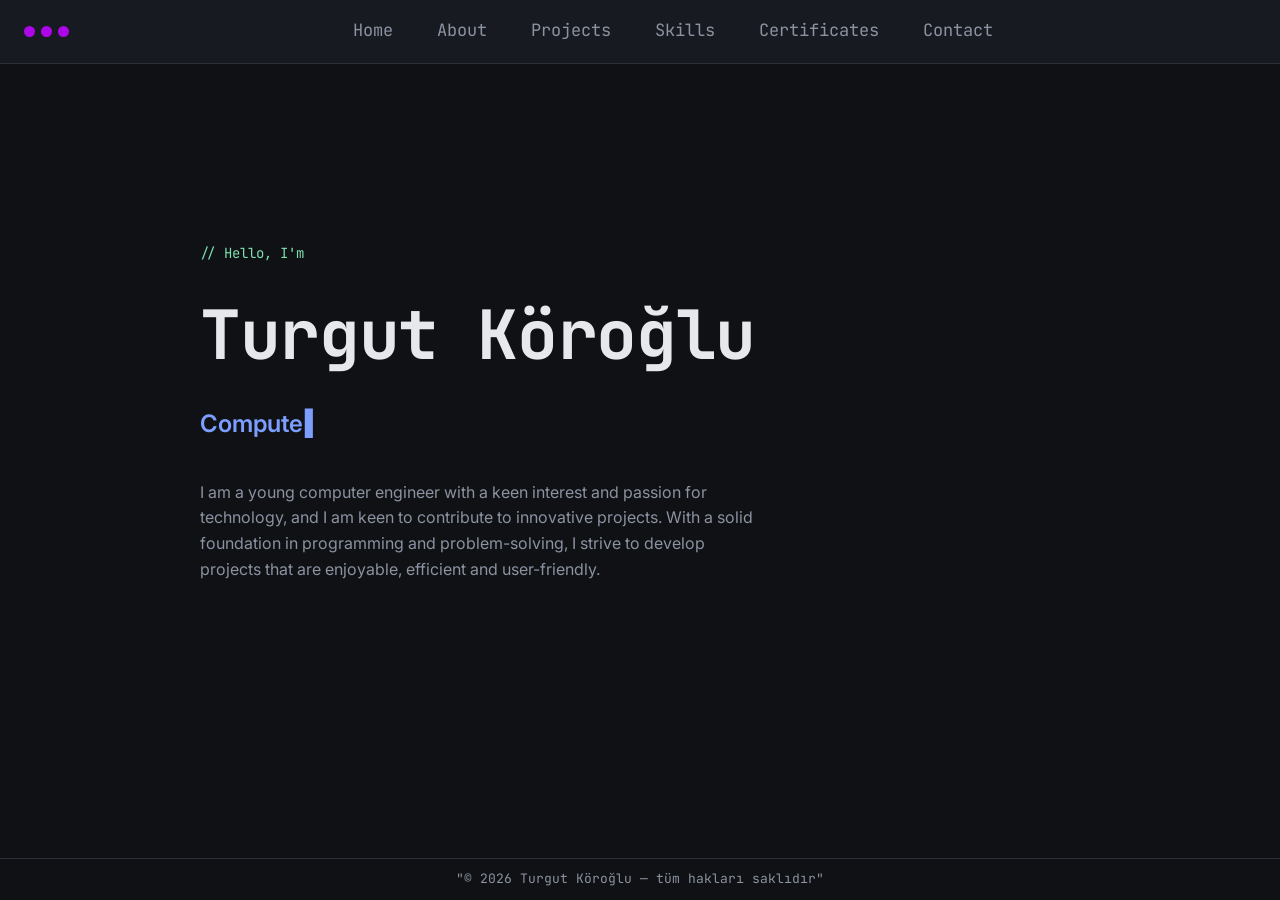
<file: index.html>
<!DOCTYPE html>
<html lang="eng-tr">
<head>
  <meta charset="UTF-8">
  <meta name="viewport" content="width=device-width, initial-scale=1.0">
  <title>Turgut Köroğlu — Junior Computer Engineer</title>
  <meta name="description" content="Turgut Köroğlu'nun kişisel portfolyo sitesi. Kişisel projeleri, yetenekler ve iletişim.">
  <link rel="preconnect" href="https://fonts.googleapis.com">
  <link href="https://fonts.googleapis.com/css2?family=JetBrains+Mono:wght@400;500;600;700&family=Inter:wght@400;500;600;700;800&display=swap" rel="stylesheet">
  <link rel="stylesheet" href="/style.css">
</head>
<body>

  <!-- Üst bar: sekme (tab) görünümlü navigasyon -->
  <header class="tabbar">
    <div class="tabbar__dots">
      <span></span><span></span><span></span>
    </div>
    <nav class="tabnav" aria-label="main navigation">
      <a href="index.html" class="tab">Home</a>
      <a href="about.html" class="tab">About</a>
      <a href="projects.html" class="tab">Projects</a>
      <a href="skills.html" class="tab">Skills</a>
      <a href="certificates.html" class="tab">Certificates</a>
      <a href="contact.html" class="tab">Contact</a>
    </nav>
    <button class="menu-toggle" id="menuToggle" aria-label="Menüyü aç/kapat" aria-expanded="false">
      <span></span><span></span><span></span>
    </button>
  </header>

  <main>
    <section id="hero" class="section hero">
      <div class="section__content hero__content">
        <p class="eyebrow">// Hello, I'm</p>
        <h1 class="hero__name">Turgut Köroğlu</h1>
        <p class="hero__role"><span class="type-cursor" id="typeTarget">Junior Computer Engineer</span></p>
        <p class="hero__pitch">
          I am a young computer engineer with a keen interest and passion for technology, and I am keen to contribute to innovative projects. With a solid foundation in programming and problem-solving, I strive to develop projects that are enjoyable, efficient and user-friendly.
        </p>
      </div>
    </section>
  </main>

  <footer class="footer">
    <p>"© <span id="year"></span> Turgut Köroğlu — tüm hakları saklıdır"</p>
  </footer>

  <script src="/script.js"></script>
</body>
</html>
</file>
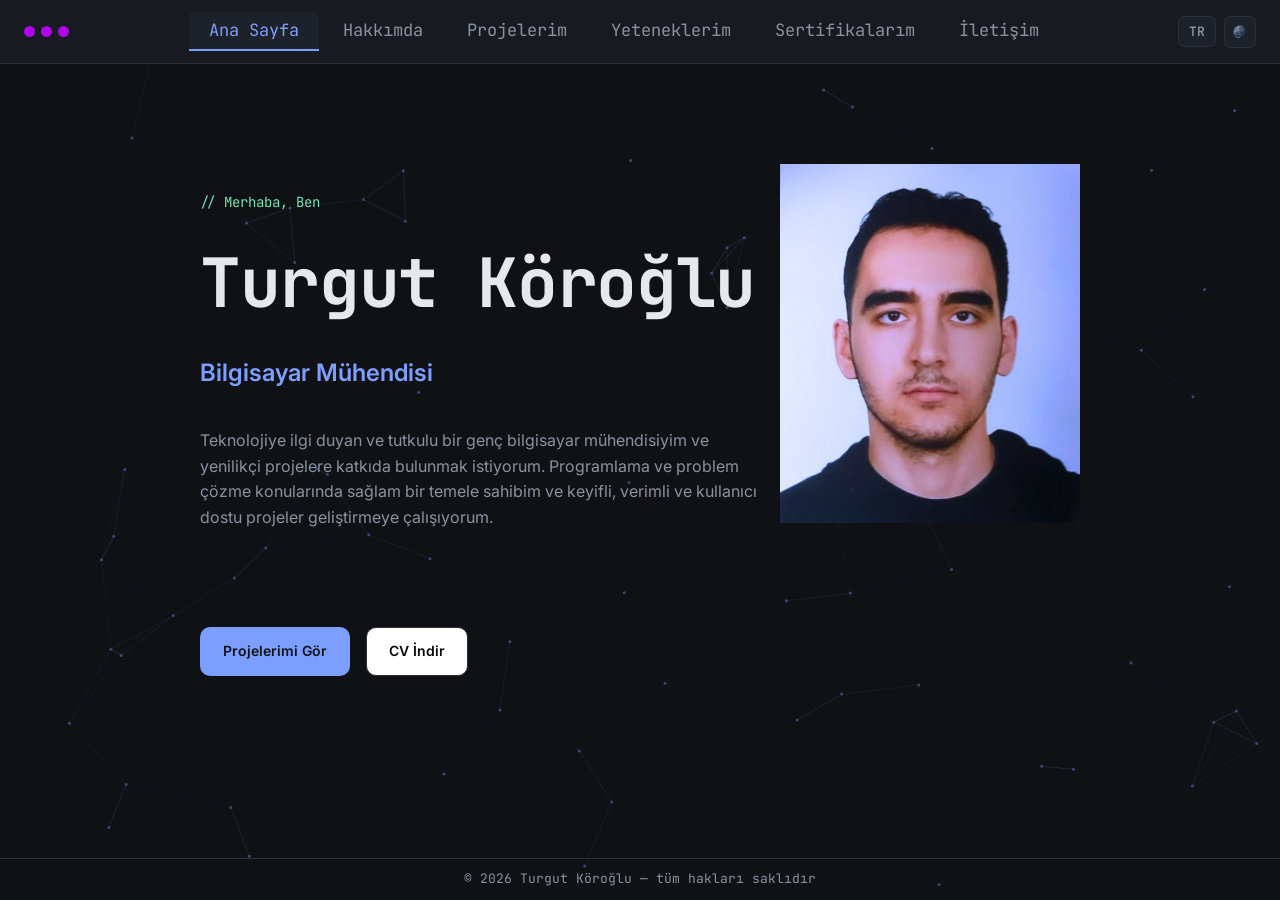
<file: pages/index.html>
<!DOCTYPE html>
<html lang="tr">
<head>
  <meta charset="UTF-8">
  <meta name="viewport" content="width=device-width, initial-scale=1.0">
  <title data-en="Turgut Köroğlu — Computer Engineer" data-tr="Turgut Köroğlu — Bilgisayar Mühendisi"></title>
  <meta data-tr name="description" content="Turgut Köroğlu'nun kişisel portfolyo sitesi. Kişisel projeleri, yetenekler ve iletişim.">
  <meta data-en name="description" content="Turgut Köroğlu's personal portfolio website. Personal projects, skills, and contact information.">
  <link rel="preconnect" href="https://fonts.googleapis.com">
  <link href="https://fonts.googleapis.com/css2?family=JetBrains+Mono:wght@400;500;600;700&family=Inter:wght@400;500;600;700;800&display=swap" rel="stylesheet">
  <link rel="stylesheet" href="/style.css">
  <link rel="icon" href="/pictures/tk.png" type="image/png">
</head>
<body class="no_scrollbar">
  <canvas id="bgCanvas" aria-hidden="true"></canvas>

  <!-- Üst bar: sekme (tab) görünümlü navigasyon -->
  <header class="tabbar">
    <div class="tabbar__dots">
      <span></span><span></span><span></span>
    </div>
    <nav class="tabnav" aria-label="main navigation">
      <a href="#hero" class="tab tab--active" data-tr="Ana Sayfa" data-en="Home"></a>
      <a href="/pages/about.html" class="tab" data-tr="Hakkımda" data-en="About"></a>
      <a href="/pages/projects.html" class="tab" data-tr="Projelerim" data-en="Projects"></a>
      <a href="/pages/skills.html" class="tab" data-tr="Yeteneklerim" data-en="Skills"></a>
      <a href="/pages/certificates.html" class="tab" data-tr="Sertifikalarım" data-en="Certificates"></a>
      <a href="/pages/contact.html" class="tab" data-tr="İletişim" data-en="Contact"></a>
    </nav>

    <div class="controls">
      <button id="langToggle" type="button" aria-label="Change Language">EN</button>
      <button id="themeToggle" type="button" aria-label="Change Theme">
        <img src="/pictures/moon.png" class="icon icon--moon" alt="Moon Icon">
        <img src="/pictures/sun.png" class="icon icon--sun" alt="Sun Icon">
      </button>
    </div>

    <button class="menu-toggle" id="menuToggle" aria-label="Menüyü aç/kapat" aria-expanded="false">
      <span></span><span></span><span></span>
    </button>
  </header>

  <main>
    <section id="hero" class="section hero">
      <div class="section__content hero__content">
        <p class="eyebrow" data-tr="// Merhaba, Ben" data-en="// Hello, I'm"></p>
        <h1 class="hero__name">Turgut Köroğlu</h1>
        <p class="hero__role" data-tr="Bilgisayar Mühendisi" data-en="Computer Engineer"></p>
        <p class="hero__pitch" 
          data-tr="Teknolojiye ilgi duyan ve tutkulu bir genç bilgisayar mühendisiyim ve yenilikçi 
          projelere katkıda bulunmak istiyorum. Programlama ve problem çözme konularında sağlam bir temele sahibim ve keyifli, 
          verimli ve kullanıcı dostu projeler geliştirmeye çalışıyorum." 
          data-en="I am a young computer engineer with a keen interest and passion for technology, and I'm eager to 
          contribute to innovative projects. With a solid foundation in programming and problem-solving, I strive to 
          develop projects that are enjoyable, efficient, and user-friendly.">
        </p>
        <div class="hero__actions">
          <a href="/pages/projects.html" class="btn btn--primary" data-tr="Projelerimi Gör" data-en="View My Projects"></a>
          <a href="/assets/CV.pdf" class="btn btn--ghost" download data-tr="CV İndir" data-en="Download CV"></a>
        </div>
        <div id ="image">
          <img src="/pictures/resim.jpg" alt="Turgut Köroğlu" >
        </div>
      </div>
    </section>
  </main>

  <footer class="footer">
    <p>© <span id="year"></span> <span data-tr="Turgut Köroğlu — tüm hakları saklıdır" data-en="Turgut Köroğlu — all rights reserved"></span></p>
  </footer>
  <script src="/script.js"></script>
  <script data-goatcounter="https://rewpto.goatcounter.com/count" async src="//gc.zgo.at/count.js"></script>
</body>
</html>
</file>
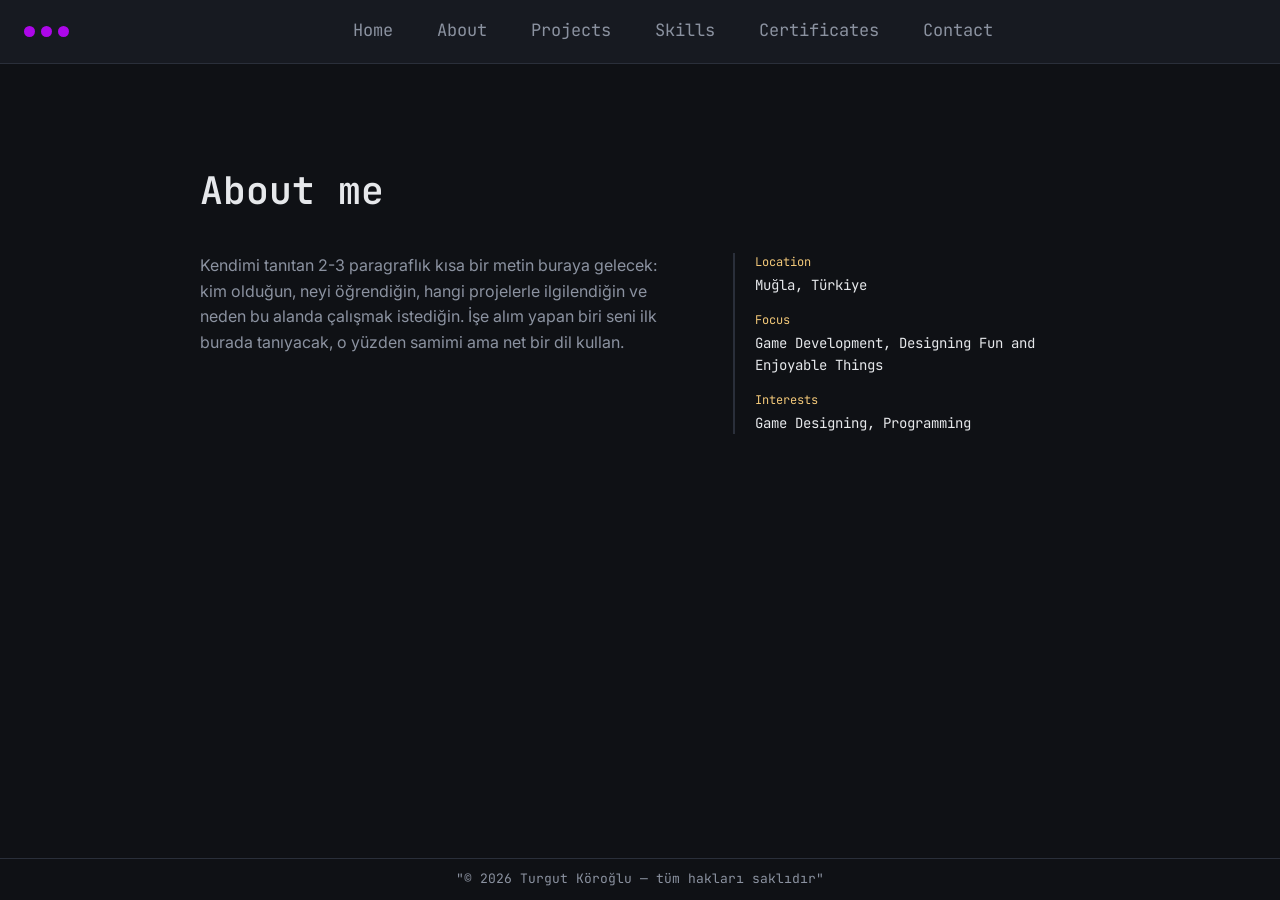
<file: about.html>
<!DOCTYPE html>
<html lang="eng-tr">
<head>
  <meta charset="UTF-8">
  <meta name="viewport" content="width=device-width, initial-scale=1.0">
  <title>Turgut Köroğlu — Junior Computer Engineer</title>
  <meta name="description" content="Turgut Köroğlu'nun kişisel portfolyo sitesi. Kişisel projeleri, yetenekler ve iletişim.">
  <link rel="preconnect" href="https://fonts.googleapis.com">
  <link href="https://fonts.googleapis.com/css2?family=JetBrains+Mono:wght@400;500;600;700&family=Inter:wght@400;500;600;700;800&display=swap" rel="stylesheet">
  <link rel="stylesheet" href="/style.css">
</head>
<body>

  <!-- Üst bar: sekme (tab) görünümlü navigasyon -->
  <header class="tabbar">
    <div class="tabbar__dots">
      <span></span><span></span><span></span>
    </div>
    <nav class="tabnav" aria-label="main navigation">
      <a href="index.html" class="tab">Home</a>
      <a href="about.html" class="tab">About</a>
      <a href="projects.html" class="tab">Projects</a>
      <a href="skills.html" class="tab">Skills</a>
      <a href="certificates.html" class="tab">Certificates</a>
      <a href="contact.html" class="tab">Contact</a>
    </nav>
    <button class="menu-toggle" id="menuToggle" aria-label="Menüyü aç/kapat" aria-expanded="false">
      <span></span><span></span><span></span>
    </button>
  </header>

  <main>
    <section id="about" class="section about">
      <div class="section__content">
        <h2 class="section__title">About me</h2>
        <div class="about__grid">
          <p class="about__text">
            Kendimi tanıtan 2-3 paragraflık kısa bir metin buraya gelecek: kim olduğun,
            neyi öğrendiğin, hangi projelerle ilgilendiğin ve neden bu alanda çalışmak
            istediğin. İşe alım yapan biri seni ilk burada tanıyacak, o yüzden samimi
            ama net bir dil kullan.
          </p>
          <ul class="about__facts">
            <li><span>Location</span>Muğla, Türkiye</li>
            <li><span>Focus</span>Game Development, Designing Fun and Enjoyable Things </li>
            <li><span>Interests</span>Game Designing, Programming</li>
          </ul>
        </div>
      </div>
    </section>
  </main>

  <footer class="footer">
    <p>"© <span id="year"></span> Turgut Köroğlu — tüm hakları saklıdır"</p>
  </footer>

  <script src="/script.js"></script>
</body>
</html>
</file>
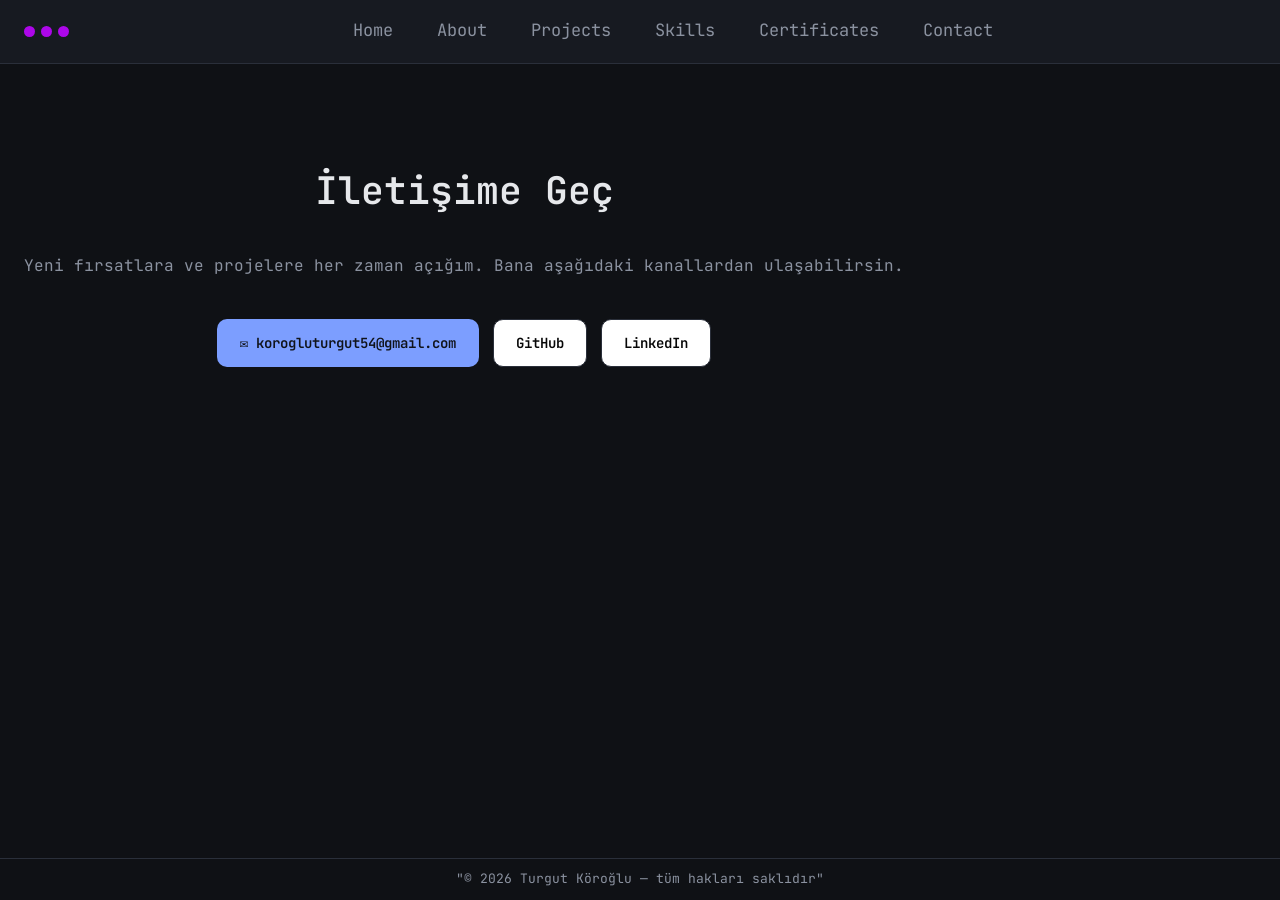
<file: contact.html>
<!DOCTYPE html>
<html lang="eng-tr">
<head>
  <meta charset="UTF-8">
  <meta name="viewport" content="width=device-width, initial-scale=1.0">
  <title>Turgut Köroğlu — Junior Computer Engineer</title>
  <meta name="description" content="Turgut Köroğlu'nun kişisel portfolyo sitesi. Kişisel projeleri, yetenekler ve iletişim.">
  <link rel="preconnect" href="https://fonts.googleapis.com">
  <link href="https://fonts.googleapis.com/css2?family=JetBrains+Mono:wght@400;500;600;700&family=Inter:wght@400;500;600;700;800&display=swap" rel="stylesheet">
  <link rel="stylesheet" href="/style.css">
</head>
<body>

  <!-- Üst bar: sekme (tab) görünümlü navigasyon -->
  <header class="tabbar">
    <div class="tabbar__dots">
      <span></span><span></span><span></span>
    </div>
    <nav class="tabnav" aria-label="main navigation">
      <a href="index.html" class="tab">Home</a>
      <a href="about.html" class="tab">About</a>
      <a href="projects.html" class="tab">Projects</a>
      <a href="skills.html" class="tab">Skills</a>
      <a href="certificates.html" class="tab">Certificates</a>
      <a href="#contact" class="tab">Contact</a>
    </nav>
    <button class="menu-toggle" id="menuToggle" aria-label="Menüyü aç/kapat" aria-expanded="false">
      <span></span><span></span><span></span>
    </button>
  </header>

  <main>

    <!-- İLETİŞİM -->
    <section id="contact" class="section contact">
      <div class="gutter" aria-hidden="true">
      <div class="section__content">
        <h2 class="section__title">İletişime Geç</h2>
        <p class="contact__text">
          Yeni fırsatlara ve projelere her zaman açığım. Bana aşağıdaki kanallardan ulaşabilirsin.
        </p>
        <div class="contact__links">
          <a href="mailto:korogluturgut54@gmail.com" class="btn btn--primary">✉ korogluturgut54@gmail.com</a>
          <a href="https://github.com/turgutkoroglu" target="_blank" rel="noopener" class="btn btn--ghost">GitHub</a>
          <a href="https://www.linkedin.com/in/turgutkoroglu/" target="_blank" rel="noopener" class="btn btn--ghost">LinkedIn</a>
        </div>
      </div>
    </section>

  </main>

  <footer class="footer">
    <p>"© <span id="year"></span> Turgut Köroğlu — tüm hakları saklıdır"</p>
  </footer>

  <script src="/script.js"></script>
</body>
</html>
</file>
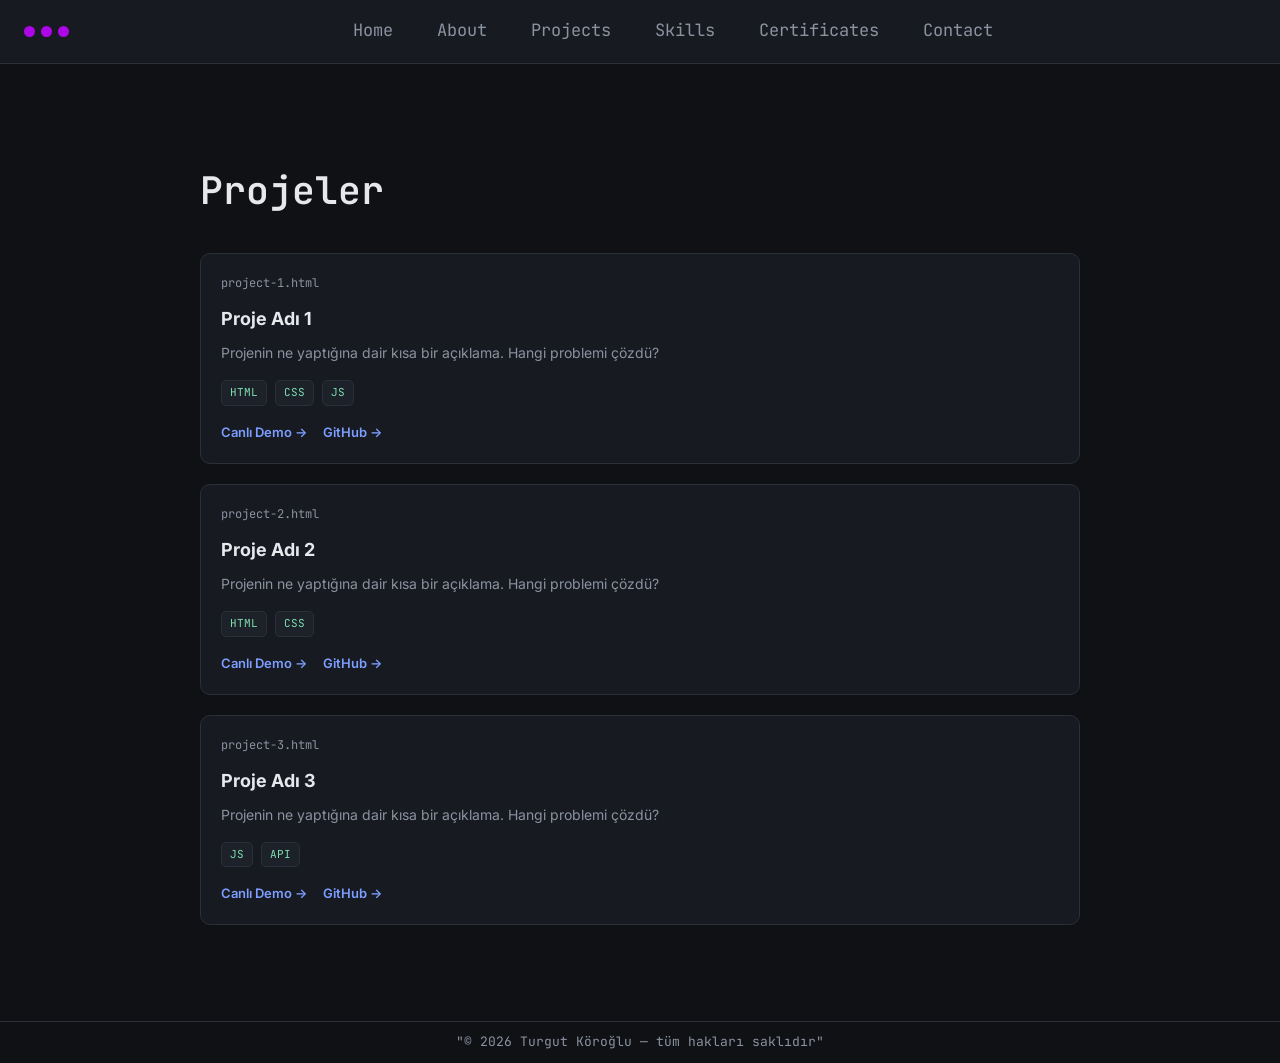
<file: projects.html>
<!DOCTYPE html>
<html lang="eng-tr">
<head>
  <meta charset="UTF-8">
  <meta name="viewport" content="width=device-width, initial-scale=1.0">
  <title>Turgut Köroğlu — Junior Computer Engineer</title>
  <meta name="description" content="Turgut Köroğlu'nun kişisel portfolyo sitesi. Kişisel projeleri, yetenekler ve iletişim.">
  <link rel="preconnect" href="https://fonts.googleapis.com">
  <link href="https://fonts.googleapis.com/css2?family=JetBrains+Mono:wght@400;500;600;700&family=Inter:wght@400;500;600;700;800&display=swap" rel="stylesheet">
  <link rel="stylesheet" href="/style.css">
</head>
<body>

  <!-- Üst bar: sekme (tab) görünümlü navigasyon -->
  <header class="tabbar">
    <div class="tabbar__dots">
      <span></span><span></span><span></span>
    </div>
    <nav class="tabnav" aria-label="main navigation">
      <a href="index.html" class="tab">Home</a>
      <a href="about.html" class="tab">About</a>
      <a href="projects.html" class="tab">Projects</a>
      <a href="skills.html" class="tab">Skills</a>
      <a href="certificates.html" class="tab">Certificates</a>
      <a href="contact.html" class="tab">Contact</a>
    </nav>
    <button class="menu-toggle" id="menuToggle" aria-label="Menüyü aç/kapat" aria-expanded="false">
      <span></span><span></span><span></span>
    </button>
  </header>

  <main>

<!-- PROJELER -->
    <section id="projects" class="section projects">
      <div class="section__content">
        <h2 class="section__title">Projeler</h2>
        <div class="projects__grid">

          <article class="card">
            <div class="card__file">project-1.html</div>
            <h3 class="card__title">Proje Adı 1</h3>
            <p class="card__desc">Projenin ne yaptığına dair kısa bir açıklama. Hangi problemi çözdü?</p>
            <div class="card__tags">
              <span>HTML</span><span>CSS</span><span>JS</span>
            </div>
            <div class="card__links">
              <a href="#" target="_blank" rel="noopener">Canlı Demo →</a>
              <a href="#" target="_blank" rel="noopener">GitHub →</a>
            </div>
          </article>

          <article class="card">
            <div class="card__file">project-2.html</div>
            <h3 class="card__title">Proje Adı 2</h3>
            <p class="card__desc">Projenin ne yaptığına dair kısa bir açıklama. Hangi problemi çözdü?</p>
            <div class="card__tags">
              <span>HTML</span><span>CSS</span>
            </div>
            <div class="card__links">
              <a href="#" target="_blank" rel="noopener">Canlı Demo →</a>
              <a href="#" target="_blank" rel="noopener">GitHub →</a>
            </div>
          </article>

          <article class="card">
            <div class="card__file">project-3.html</div>
            <h3 class="card__title">Proje Adı 3</h3>
            <p class="card__desc">Projenin ne yaptığına dair kısa bir açıklama. Hangi problemi çözdü?</p>
            <div class="card__tags">
              <span>JS</span><span>API</span>
            </div>
            <div class="card__links">
              <a href="#" target="_blank" rel="noopener">Canlı Demo →</a>
              <a href="#" target="_blank" rel="noopener">GitHub →</a>
            </div>
          </article>

        </div>
      </div>
    </section>

  </main>

  <footer class="footer">
    <p>"© <span id="year"></span> Turgut Köroğlu — tüm hakları saklıdır"</p>
  </footer>

  <script src="/script.js"></script>
</body>
</html>
</file>
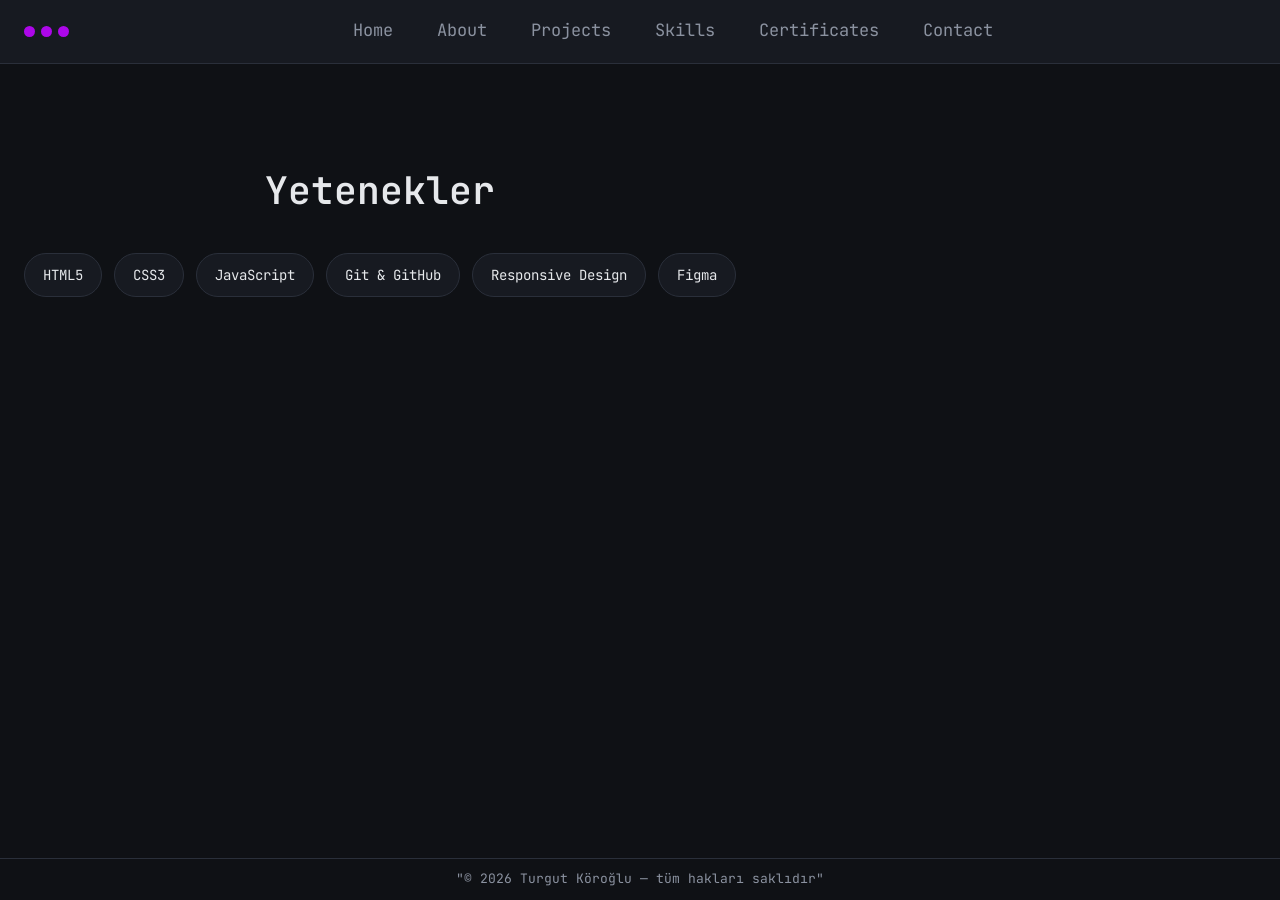
<file: skills.html>
<!DOCTYPE html>
<html lang="eng-tr">
<head>
  <meta charset="UTF-8">
  <meta name="viewport" content="width=device-width, initial-scale=1.0">
  <title>Turgut Köroğlu — Junior Computer Engineer</title>
  <meta name="description" content="Turgut Köroğlu'nun kişisel portfolyo sitesi. Kişisel projeleri, yetenekler ve iletişim.">
  <link rel="preconnect" href="https://fonts.googleapis.com">
  <link href="https://fonts.googleapis.com/css2?family=JetBrains+Mono:wght@400;500;600;700&family=Inter:wght@400;500;600;700;800&display=swap" rel="stylesheet">
  <link rel="stylesheet" href="/style.css">
</head>
<body>

  <!-- Üst bar: sekme (tab) görünümlü navigasyon -->
  <header class="tabbar">
    <div class="tabbar__dots">
      <span></span><span></span><span></span>
    </div>
    <nav class="tabnav" aria-label="main navigation">
      <a href="index.html" class="tab">Home</a>
      <a href="about.html" class="tab">About</a>
      <a href="projects.html" class="tab">Projects</a>
      <a href="skills.html" class="tab">Skills</a>
      <a href="certificates.html" class="tab">Certificates</a>
      <a href="contact.html" class="tab">Contact</a>
    </nav>
    <button class="menu-toggle" id="menuToggle" aria-label="Menüyü aç/kapat" aria-expanded="false">
      <span></span><span></span><span></span>
    </button>
  </header>

  <main>

    <!-- YETENEKLER -->
    <section id="skills" class="section skills">
      <div class="gutter" aria-hidden="true">
      <div class="section__content">
        <h2 class="section__title">Yetenekler</h2>
        <div class="skills__list">
          <span class="pill">HTML5</span>
          <span class="pill">CSS3</span>
          <span class="pill">JavaScript</span>
          <span class="pill">Git &amp; GitHub</span>
          <span class="pill">Responsive Design</span>
          <span class="pill">Figma</span>
        </div>
      </div>
    </section>

  </main>

  <footer class="footer">
    <p>"© <span id="year"></span> Turgut Köroğlu — tüm hakları saklıdır"</p>
  </footer>

  <script src="/script.js"></script>
</body>
</html>
</file>
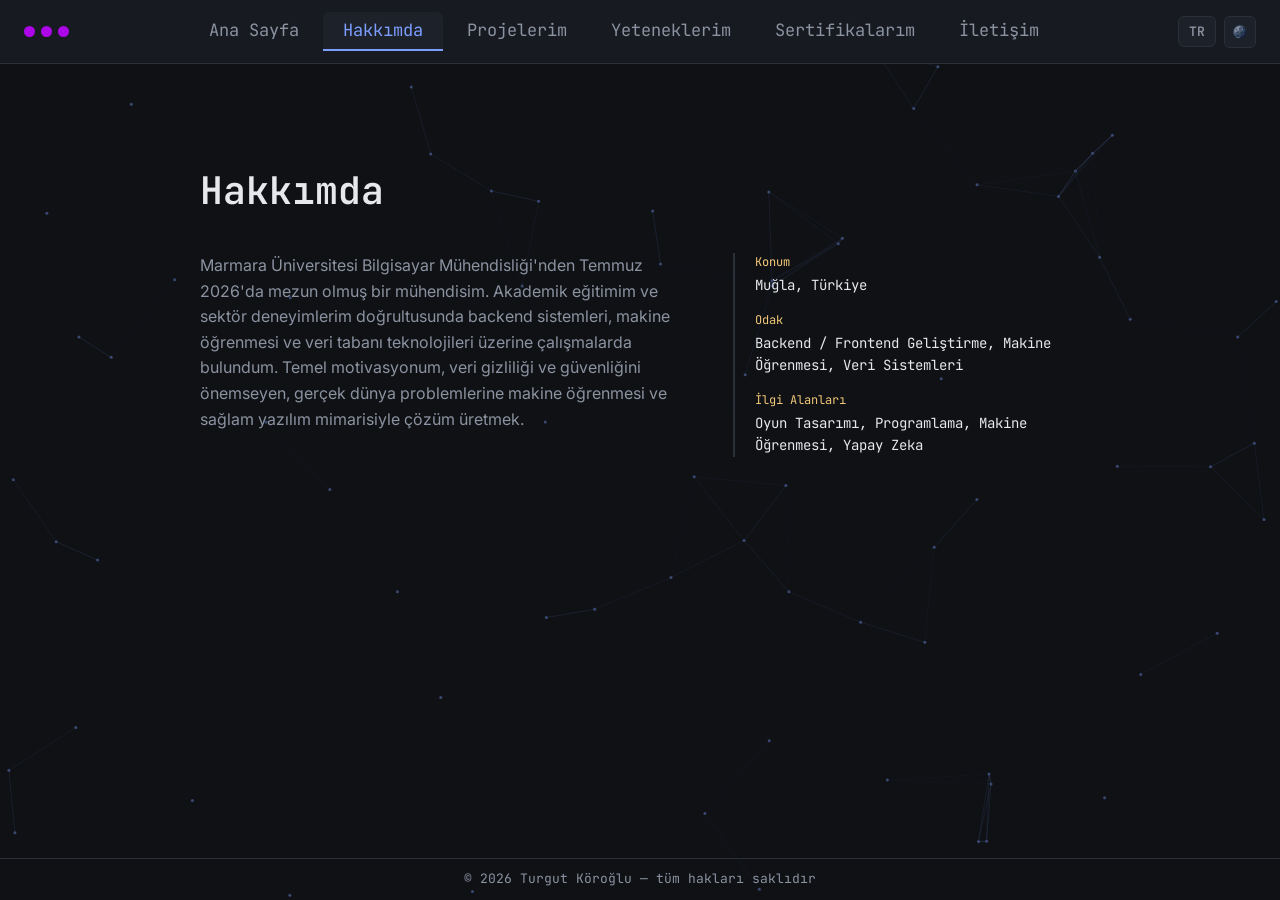
<file: pages/about.html>
<!DOCTYPE html>
<html lang="tr">
<head>
  <meta charset="UTF-8">
  <meta name="viewport" content="width=device-width, initial-scale=1.0">
  <title data-en="Turgut Köroğlu — Computer Engineer" data-tr="Turgut Köroğlu — Bilgisayar Mühendisi"></title>
  <meta data-tr name="description" content="Turgut Köroğlu'nun kişisel portfolyo sitesi. Kişisel projeleri, yetenekler ve iletişim.">
  <meta data-en name="description" content="Turgut Köroğlu's personal portfolio website. Personal projects, skills, and contact information.">
  <link rel="preconnect" href="https://fonts.googleapis.com">
  <link href="https://fonts.googleapis.com/css2?family=JetBrains+Mono:wght@400;500;600;700&family=Inter:wght@400;500;600;700;800&display=swap" rel="stylesheet">
  <link rel="stylesheet" href="/style.css">
  <link rel="icon" href="/pictures/tk.png" type="image/png">
</head>
<body class="no_scrollbar">
  <canvas id="bgCanvas" aria-hidden="true"></canvas>

  <!-- Üst bar: sekme (tab) görünümlü navigasyon -->
  <header class="tabbar">
    <div class="tabbar__dots">
      <span></span><span></span><span></span>
    </div>
    <nav class="tabnav" aria-label="main navigation">
      <a href="/pages/index.html" class="tab" data-tr="Ana Sayfa" data-en="Home"></a>
      <a href="#about" class="tab tab--active" data-tr="Hakkımda" data-en="About"></a>
      <a href="/pages/projects.html" class="tab" data-tr="Projelerim" data-en="Projects"></a>
      <a href="/pages/skills.html" class="tab" data-tr="Yeteneklerim" data-en="Skills"></a>
      <a href="/pages/certificates.html" class="tab" data-tr="Sertifikalarım" data-en="Certificates"></a>
      <a href="/pages/contact.html" class="tab" data-tr="İletişim" data-en="Contact"></a>
    </nav>

    <div class="controls">
      <button id="langToggle" type="button" aria-label="Change Language">EN</button>
      <button id="themeToggle" type="button" aria-label="Change Theme">
        <img src="/pictures/moon.png" class="icon icon--moon" alt="Moon Icon">
        <img src="/pictures/sun.png" class="icon icon--sun" alt="Sun Icon">
      </button>
    </div>

    <button class="menu-toggle" id="menuToggle" aria-label="Menüyü aç/kapat" aria-expanded="false">
      <span></span><span></span><span></span>
    </button>
  </header>

  <main>
    <section id="about" class="section about">
      <div class="section__content">
        <h2 class="section__title" data-tr="Hakkımda" data-en="About me"></h2>
        <div class="about__grid">
          <p class="about__text" 
            data-tr="Marmara Üniversitesi Bilgisayar Mühendisliği'nden Temmuz 2026'da mezun olmuş bir mühendisim.
            Akademik eğitimim ve sektör deneyimlerim doğrultusunda backend sistemleri, makine öğrenmesi ve veri tabanı 
            teknolojileri üzerine çalışmalarda bulundum. Temel motivasyonum, veri gizliliği ve güvenliğini önemseyen, 
            gerçek dünya problemlerine makine öğrenmesi ve sağlam yazılım mimarisiyle çözüm üretmek." 
            data-en="I am a computer engineer who graduated from Marmara University Computer Engineering in 
            July 2026. I have worked on backend systems, machine learning, and database technologies through my academic 
            education and industry experiences. My main motivation is to solve real-world problems with machine learning and solid 
            software architecture, with a strong focus on data privacy and security.">
          </p>
          <ul class="about__facts">
            <li><span data-tr="Konum" data-en="Location"></span>Muğla, Türkiye</li>
            <li><span data-tr="Odak" data-en="Focus"></span><p data-tr="Backend / Frontend Geliştirme, Makine Öğrenmesi, Veri Sistemleri" data-en="Backend / Frontend Development, Machine Learning, Data Systems"></p></li>
            <li><span data-tr="İlgi Alanları" data-en="Interests"></span><p data-tr="Oyun Tasarımı, Programlama, Makine Öğrenmesi, Yapay Zeka" data-en="Game Designing, Programming, Machine Learning, Artificial Intelligence"></p></li>
          </ul>
        </div>
      </div>
    </section>
  </main>

  <footer class="footer">
    <p>© <span id="year"></span> <span data-tr="Turgut Köroğlu — tüm hakları saklıdır" data-en="Turgut Köroğlu — all rights reserved"></span></p>
  </footer>

  <script src="/script.js"></script>
  <script data-goatcounter="https://rewpto.goatcounter.com/count" async src="//gc.zgo.at/count.js"></script>
</body>
</html>
</file>
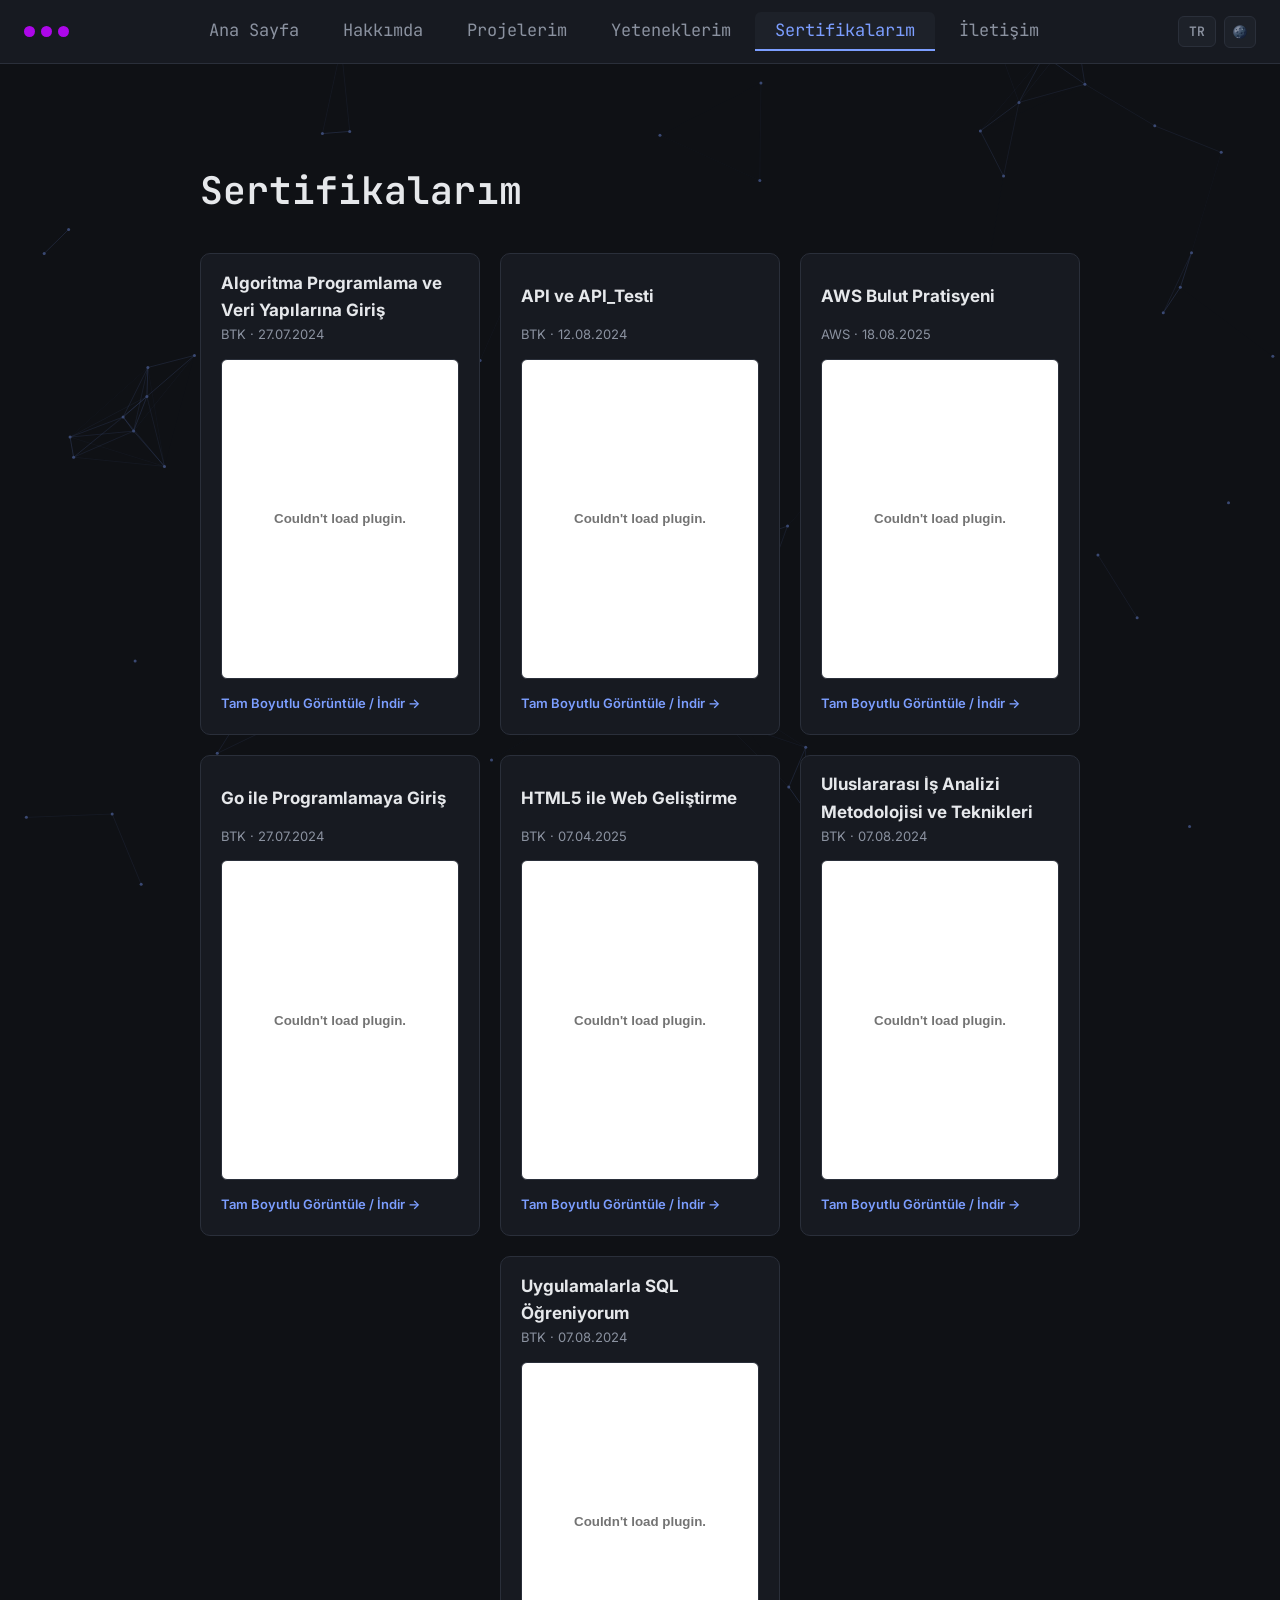
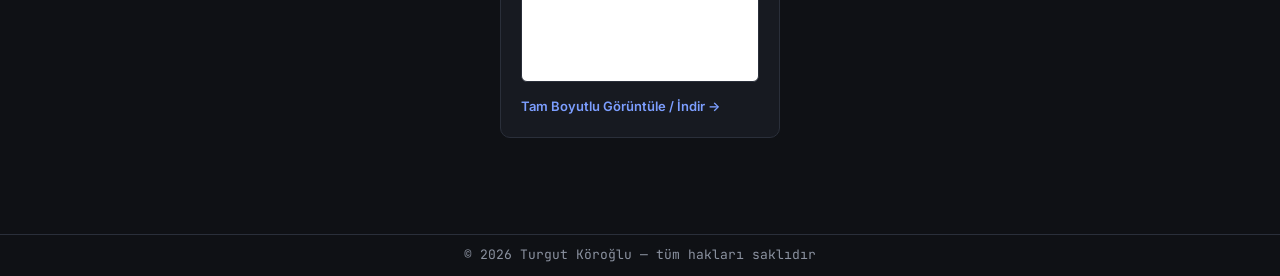
<file: pages/certificates.html>
<!DOCTYPE html>
<html lang="tr">
<head>
  <meta charset="UTF-8">
  <meta name="viewport" content="width=device-width, initial-scale=1.0">
  <title data-en="Turgut Köroğlu — Computer Engineer" data-tr="Turgut Köroğlu — Bilgisayar Mühendisi"></title>
  <meta data-tr name="description" content="Turgut Köroğlu'nun kişisel portfolyo sitesi. Kişisel projeleri, yetenekler ve iletişim.">
  <meta data-en name="description" content="Turgut Köroğlu's personal portfolio website. Personal projects, skills, and contact information.">
  <link rel="preconnect" href="https://fonts.googleapis.com">
  <link href="https://fonts.googleapis.com/css2?family=JetBrains+Mono:wght@400;500;600;700&family=Inter:wght@400;500;600;700;800&display=swap" rel="stylesheet">
  <link rel="stylesheet" href="/style.css">
  <link rel="icon" href="/pictures/tk.png" type="image/png">
</head>
<body class="no_scrollbar">
  <canvas id="bgCanvas" aria-hidden="true"></canvas>

  <!-- Üst bar: sekme (tab) görünümlü navigasyon -->
  <header class="tabbar">
    <div class="tabbar__dots">
      <span></span><span></span><span></span>
    </div>
    <nav class="tabnav" aria-label="main navigation">
      <a href="/pages/index.html" class="tab" data-tr="Ana Sayfa" data-en="Home"></a>
      <a href="/pages/about.html" class="tab" data-tr="Hakkımda" data-en="About"></a>
      <a href="/pages/projects.html" class="tab" data-tr="Projelerim" data-en="Projects"></a>
      <a href="/pages/skills.html" class="tab" data-tr="Yeteneklerim" data-en="Skills"></a>
      <a href="/pages/certificates.html" class="tab tab--active" data-tr="Sertifikalarım" data-en="Certificates"></a>
      <a href="/pages/contact.html" class="tab" data-tr="İletişim" data-en="Contact"></a>
    </nav>

    <div class="controls">
      <button id="langToggle" type="button" aria-label="Change Language">EN</button>
      <button id="themeToggle" type="button" aria-label="Change Theme">
        <img src="/pictures/moon.png" class="icon icon--moon" alt="Moon Icon">
        <img src="/pictures/sun.png" class="icon icon--sun" alt="Sun Icon">
      </button>
    </div>

    <button class="menu-toggle" id="menuToggle" aria-label="Menüyü aç/kapat" aria-expanded="false">
      <span></span><span></span><span></span>
    </button>
  </header>

  <main>
    <section id="certificates" class="section certificates">
      <div class="section__content">
        <h2 class="section__title" data-tr="Sertifikalarım" data-en="Certificates"></h2>
 
        <div class="cert__grid">
 
          <article class="cert-card">
            <h3 class="cert-card__title" data-tr="Algoritma Programlama ve Veri Yapılarına Giriş" data-en="Introduction to Algorithms and Data Structures"></h3>
            <p class="cert-card__issuer">BTK · 27.07.2024</p>
 
            <div class="cert-card__preview">
              <embed src="/assets/Algoritma_Programlama_ve_Veri_Yapılarına_Giriş_Sertifika.pdf" type="application/pdf" />
            </div>
 
            <a href="/assets/Algoritma_Programlama_ve_Veri_Yapılarına_Giriş_Sertifika.pdf" target="_blank" rel="noopener" class="cert-card__link">
              <span data-tr="Tam Boyutlu Görüntüle / İndir →" data-en="Full Size View / Download →"></span>
            </a>
          </article>

          <article class="cert-card">
            <h3 class="cert-card__title" data-tr="API ve API_Testi" data-en="API and API Testing"></h3>
            <p class="cert-card__issuer">BTK · 12.08.2024</p>
 
            <div class="cert-card__preview">
              <embed src="/assets/API_ve_API_Testi_Sertifika.pdf" type="application/pdf" />
            </div>
 
            <a href="/assets/API_ve_API_Testi_Sertifika.pdf" target="_blank" rel="noopener" class="cert-card__link">
              <span data-tr="Tam Boyutlu Görüntüle / İndir →" data-en="Full Size View / Download →"></span>
            </a>
          </article>

          <article class="cert-card">
            <h3 class="cert-card__title" data-tr="AWS Bulut Pratisyeni" data-en="AWS Cloud Practitioner"></h3>
            <p class="cert-card__issuer">AWS · 18.08.2025</p>
 
            <div class="cert-card__preview">
              <embed src="/assets/AWS_Cloud_Practitioner.pdf" type="application/pdf" />
            </div>
 
            <a href="/assets/AWS_Cloud_Practitioner.pdf" target="_blank" rel="noopener" class="cert-card__link">
              <span data-tr="Tam Boyutlu Görüntüle / İndir →" data-en="Full Size View / Download →"></span>
            </a>
          </article>

          <article class="cert-card">
            <h3 class="cert-card__title" data-tr="Go ile Programlamaya Giriş" data-en="Introduction to Programming with Go"></h3>
            <p class="cert-card__issuer">BTK · 27.07.2024</p>
 
            <div class="cert-card__preview">
              <embed src="/assets/Go_ile_Programlamaya_Giriş_Sertifika.pdf" type="application/pdf" />
            </div>
 
            <a href="/assets/Go_ile_Programlamaya_Giriş_Sertifika.pdf" target="_blank" rel="noopener" class="cert-card__link">
              <span data-tr="Tam Boyutlu Görüntüle / İndir →" data-en="Full Size View / Download →"></span>
            </a>
          </article>

          <article class="cert-card">
            <h3 class="cert-card__title" data-tr="HTML5 ile Web Geliştirme" data-en="Web Development with HTML5"></h3>
            <p class="cert-card__issuer">BTK · 07.04.2025</p>
 
            <div class="cert-card__preview">
              <embed src="/assets/HTML5_ile_Web_Geliştirme_Sertifika.pdf" type="application/pdf" />
            </div>
 
            <a href="/assets/HTML5_ile_Web_Geliştirme_Sertifika.pdf" target="_blank" rel="noopener" class="cert-card__link">
              <span data-tr="Tam Boyutlu Görüntüle / İndir →" data-en="Full Size View / Download →"></span>
            </a>
          </article>

          <article class="cert-card">
            <h3 class="cert-card__title" data-tr="Uluslararası İş Analizi Metodolojisi ve Teknikleri" data-en="International Business Analysis Methodologies and Techniques"></h3>
            <p class="cert-card__issuer">BTK · 07.08.2024</p>
 
            <div class="cert-card__preview">
              <embed src="/assets/Uluslararası_İş_Analizi_Metodolojisi_ve_Teknikleri_Sertifika.pdf" type="application/pdf" />
            </div>
 
            <a href="/assets/Uluslararası_İş_Analizi_Metodolojisi_ve_Teknikleri_Sertifika.pdf" target="_blank" rel="noopener" class="cert-card__link">
              <span data-tr="Tam Boyutlu Görüntüle / İndir →" data-en="Full Size View / Download →"></span>
            </a>
          </article>

          <article class="cert-card">
            <h3 class="cert-card__title" data-tr="Uygulamalarla SQL Öğreniyorum" data-en="Learning SQL with Applications"></h3>
            <p class="cert-card__issuer">BTK · 07.08.2024</p>
 
            <div class="cert-card__preview">
              <embed src="/assets/Uygulamalarla_SQL_Öğreniyorum_Sertifika.pdf" type="application/pdf" />
            </div>
 
            <a href="/assets/Uygulamalarla_SQL_Öğreniyorum_Sertifika.pdf" target="_blank" rel="noopener" class="cert-card__link">
              <span data-tr="Tam Boyutlu Görüntüle / İndir →" data-en="Full Size View / Download →"></span>
            </a>
          </article>
 
        </div>
      </div>
    </section>
  </main>

  <footer class="footer">
    <p>© <span id="year"></span> <span data-tr="Turgut Köroğlu — tüm hakları saklıdır" data-en="Turgut Köroğlu — all rights reserved"></span></p>
  </footer>

  <script src="/script.js"></script>
  <script data-goatcounter="https://rewpto.goatcounter.com/count" async src="//gc.zgo.at/count.js"></script>
</body>
</html>
</file>
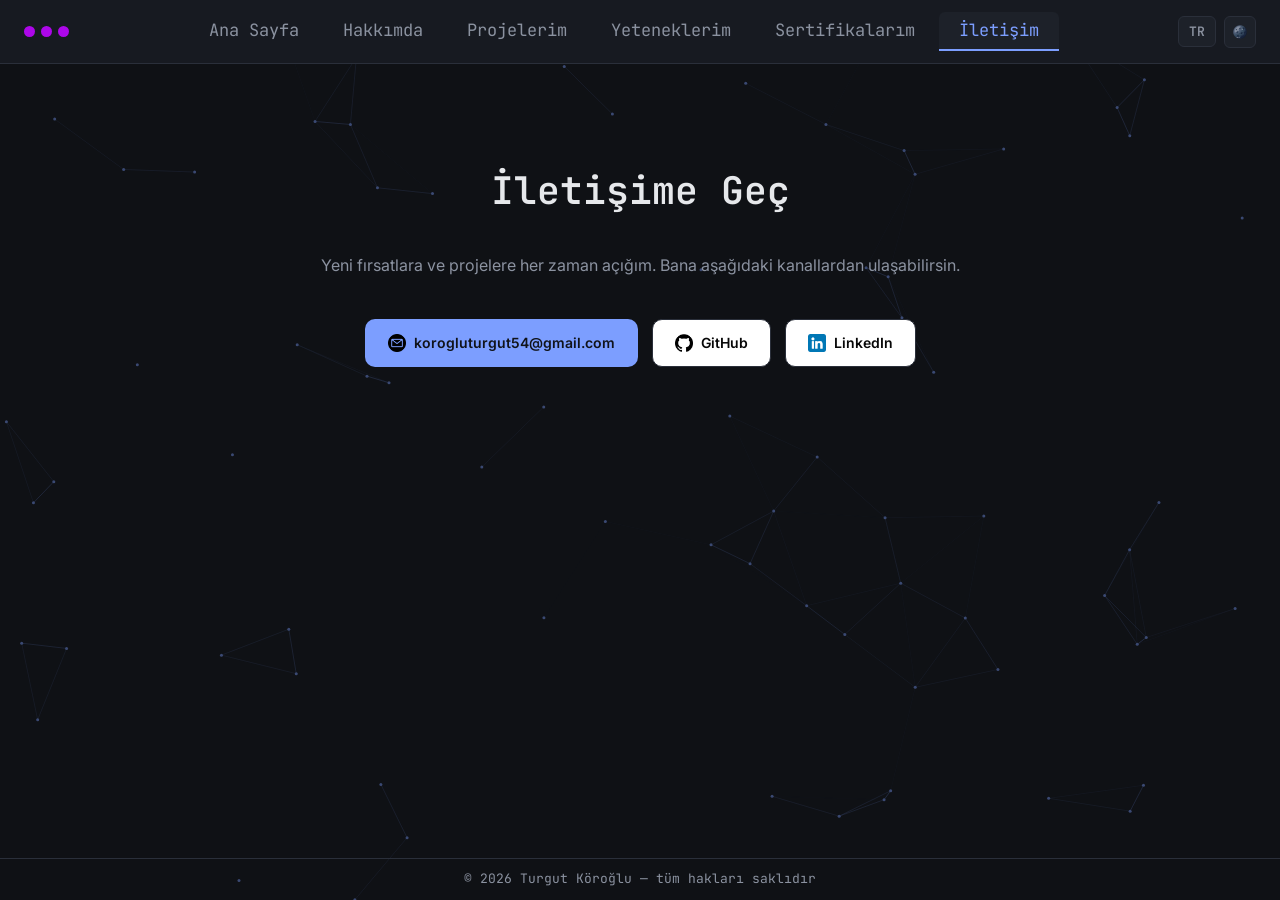
<file: pages/contact.html>
<!DOCTYPE html>
<html lang="tr">
<head>
  <meta charset="UTF-8">
  <meta name="viewport" content="width=device-width, initial-scale=1.0">
  <title data-en="Turgut Köroğlu — Computer Engineer" data-tr="Turgut Köroğlu — Bilgisayar Mühendisi"></title>
  <meta data-tr name="description" content="Turgut Köroğlu'nun kişisel portfolyo sitesi. Kişisel projeleri, yetenekler ve iletişim.">
  <meta data-en name="description" content="Turgut Köroğlu's personal portfolio website. Personal projects, skills, and contact information.">
  <link rel="preconnect" href="https://fonts.googleapis.com">
  <link href="https://fonts.googleapis.com/css2?family=JetBrains+Mono:wght@400;500;600;700&family=Inter:wght@400;500;600;700;800&display=swap" rel="stylesheet">
  <link rel="stylesheet" href="/style.css">
  <link rel="icon" href="/pictures/tk.png" type="image/png">
</head>
<body class="no_scrollbar">
  <canvas id="bgCanvas" aria-hidden="true"></canvas>

  <!-- Üst bar: sekme (tab) görünümlü navigasyon -->
  <header class="tabbar">
    <div class="tabbar__dots">
      <span></span><span></span><span></span>
    </div>
    <nav class="tabnav" aria-label="main navigation">
      <a href="/pages/index.html" class="tab" data-tr="Ana Sayfa" data-en="Home"></a>
      <a href="/pages/about.html" class="tab" data-tr="Hakkımda" data-en="About"></a>
      <a href="/pages/projects.html" class="tab" data-tr="Projelerim" data-en="Projects"></a>
      <a href="/pages/skills.html" class="tab" data-tr="Yeteneklerim" data-en="Skills"></a>
      <a href="/pages/certificates.html" class="tab" data-tr="Sertifikalarım" data-en="Certificates"></a>
      <a href="#contact" class="tab tab--active" data-tr="İletişim" data-en="Contact"></a>
    </nav>

    <div class="controls">
      <button id="langToggle" type="button" aria-label="Change Language">EN</button>
      <button id="themeToggle" type="button" aria-label="Change Theme">
        <img src="/pictures/moon.png" class="icon icon--moon" alt="Moon Icon">
        <img src="/pictures/sun.png" class="icon icon--sun" alt="Sun Icon">
      </button>
    </div>

    <button class="menu-toggle" id="menuToggle" aria-label="Menüyü aç/kapat" aria-expanded="false">
      <span></span><span></span><span></span>
    </button>
  </header>

  <main>
    <!-- İLETİŞİM -->
    <section class="section contact">
      <div class="section__content">
        <h2 id="contact_title" class="section__title" data-tr="İletişime Geç" data-en="Get in Touch"></h2>
        <p class="contact__text" ><span data-tr="Yeni fırsatlara ve projelere her zaman açığım. Bana aşağıdaki kanallardan ulaşabilirsin." 
            data-en="I'm always open to new opportunities and projects. You can reach me through the following channels."> </span>
        </span>
        <div class="contact__links">
          <a href="mailto:korogluturgut54@gmail.com" class="btn btn--primary">
            <img src="/pictures/email.png" class="btn__icon" alt="">
            korogluturgut54@gmail.com
          </a>

          <a href="https://github.com/turgutkoroglu" target="_blank" rel="noopener" class="btn btn--ghost">
            <img src="/pictures/github.png" class="btn__icon" alt="">
            GitHub
          </a>
          <a href="https://www.linkedin.com/in/turgutkoroglu/" target="_blank" rel="noopener" class="btn btn--ghost">
            <img src="/pictures/linkedin.png" class="btn__icon" alt="">
            LinkedIn
          </a>
        </div>
      </div>
    </section>
  </main>

  <footer class="footer">
    <p>© <span id="year"></span> <span data-tr="Turgut Köroğlu — tüm hakları saklıdır" data-en="Turgut Köroğlu — all rights reserved"></span></p>
  </footer>

  <script src="/script.js"></script>
  <script data-goatcounter="https://rewpto.goatcounter.com/count" async src="//gc.zgo.at/count.js"></script>
</body>
</html>
</file>
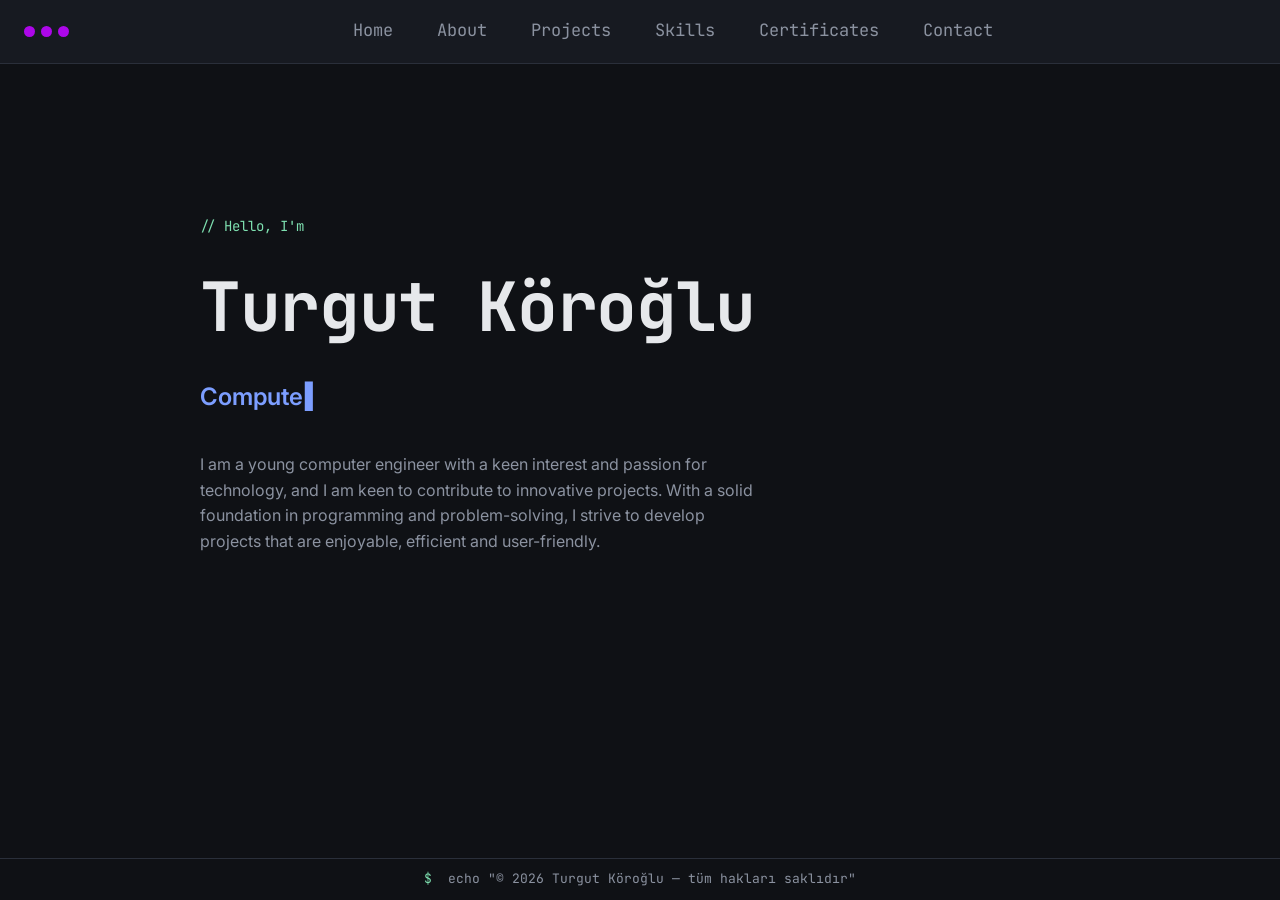
<file: pages/main.html>
<!DOCTYPE html>
<html lang="eng-tr">
<head>
  <meta charset="UTF-8">
  <meta name="viewport" content="width=device-width, initial-scale=1.0">
  <title>Turgut Köroğlu — Junior Computer Engineer</title>
  <meta name="description" content="Turgut Köroğlu'nun kişisel portfolyo sitesi. Kişisel projeleri, yetenekler ve iletişim.">
  <link rel="preconnect" href="https://fonts.googleapis.com">
  <link href="https://fonts.googleapis.com/css2?family=JetBrains+Mono:wght@400;500;600;700&family=Inter:wght@400;500;600;700;800&display=swap" rel="stylesheet">
  <link rel="stylesheet" href="/style.css">
</head>
<body>

  <!-- Üst bar: sekme (tab) görünümlü navigasyon -->
  <header class="tabbar">
    <div class="tabbar__dots">
      <span></span><span></span><span></span>
    </div>
    <nav class="tabnav" aria-label="main navigation">
      <a href="/pages/main.html" class="tab">Home</a>
      <a href="/pages/about.html" class="tab">About</a>
      <a href="/pages/projects.html" class="tab">Projects</a>
      <a href="/pages/skills.html" class="tab">Skills</a>
      <a href="/pages/certificates.html" class="tab">Certificates</a>
      <a href="/pages/contact.html" class="tab">Contact</a>
    </nav>
    <button class="menu-toggle" id="menuToggle" aria-label="Menüyü aç/kapat" aria-expanded="false">
      <span></span><span></span><span></span>
    </button>
  </header>

  <main>

    <!-- Main Page -->
    <section id="hero" class="section hero">
      <div class="section__content hero__content">
        <p class="eyebrow">// Hello, I'm</p>
        <h1 class="hero__name">Turgut Köroğlu</h1>
        <p class="hero__role"><span class="type-cursor" id="typeTarget">Junior Computer Engineer</span></p>
        <p class="hero__pitch">
          I am a young computer engineer with a keen interest and passion for technology, and I am keen to contribute to innovative projects. With a solid foundation in programming and problem-solving, I strive to develop projects that are enjoyable, efficient and user-friendly.
        </p>
        <div class="hero__actions">
          <!-- <a href="#projects" class="btn btn--primary">Projelerimi Gör</a>
          <a href="assets/cv.pdf" class="btn btn--ghost" download>CV İndir</a> -->
        </div>
      </div>
    </section>

  </main>

  <footer class="footer">
    <p><span class="prompt">$</span> echo "© <span id="year"></span> Turgut Köroğlu — tüm hakları saklıdır"</p>
  </footer>

  <script src="/script.js"></script>
</body>
</html>
</file>
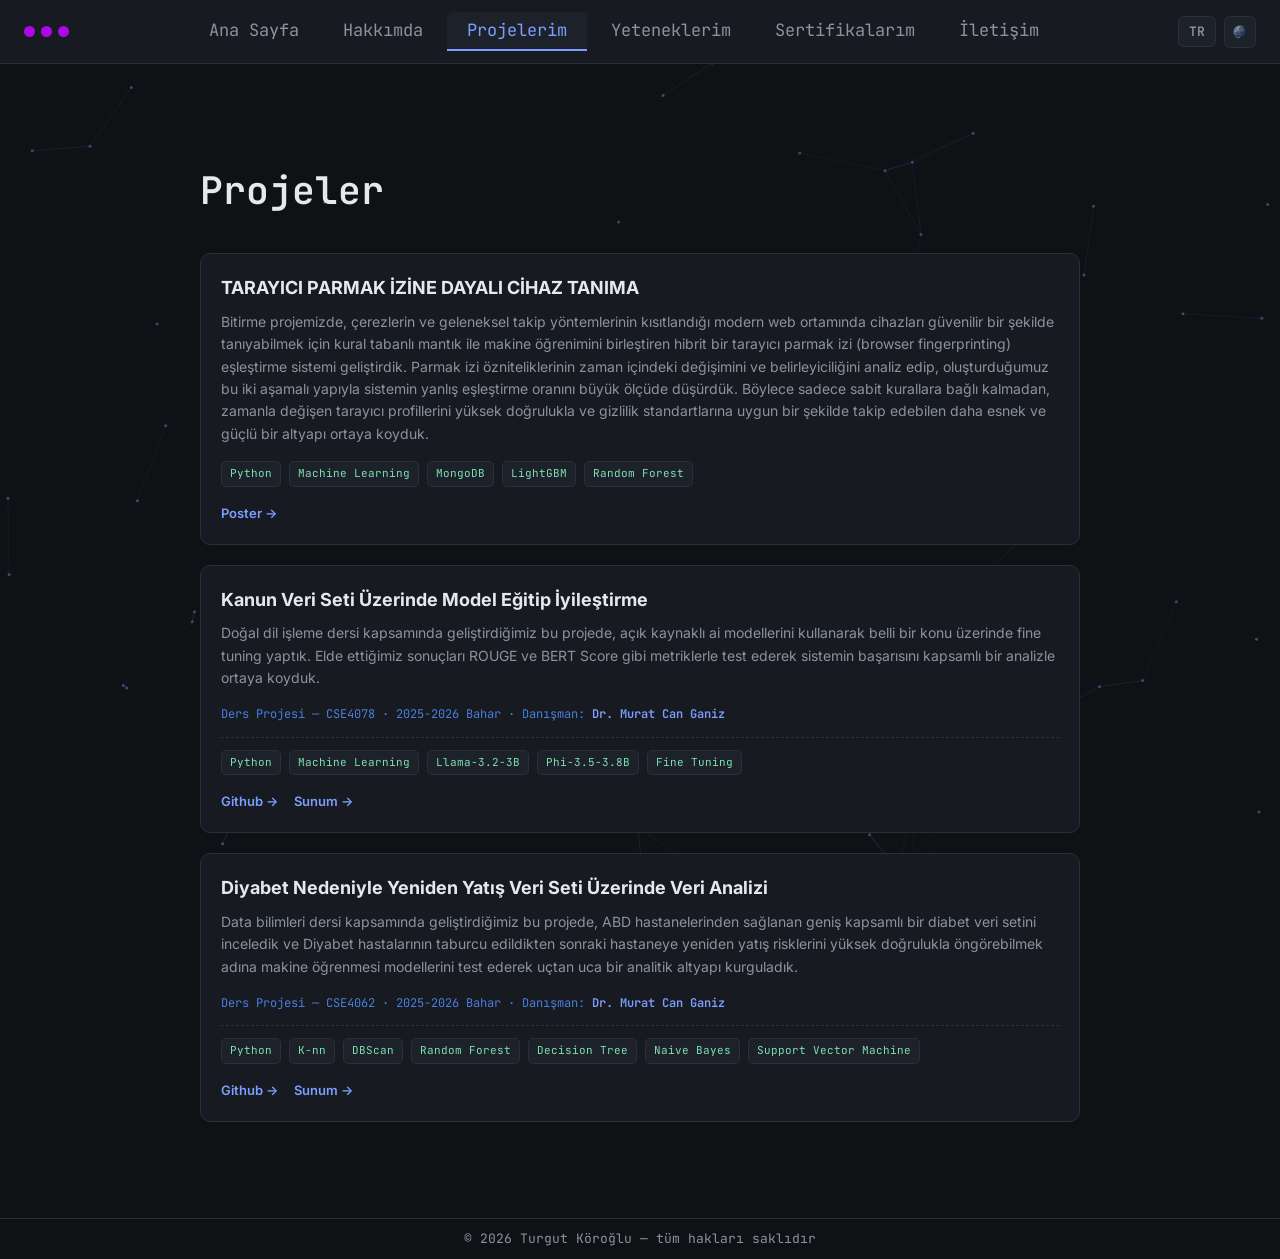
<file: pages/projects.html>
<!DOCTYPE html>
<html lang="tr">
<head>
  <meta charset="UTF-8">
  <meta name="viewport" content="width=device-width, initial-scale=1.0">
  <title data-en="Turgut Köroğlu — Computer Engineer" data-tr="Turgut Köroğlu — Bilgisayar Mühendisi"></title>
  <meta data-tr name="description" content="Turgut Köroğlu'nun kişisel portfolyo sitesi. Kişisel projeleri, yetenekler ve iletişim.">
  <meta data-en name="description" content="Turgut Köroğlu's personal portfolio website. Personal projects, skills, and contact information.">
  <link rel="preconnect" href="https://fonts.googleapis.com">
  <link href="https://fonts.googleapis.com/css2?family=JetBrains+Mono:wght@400;500;600;700&family=Inter:wght@400;500;600;700;800&display=swap" rel="stylesheet">
  <link rel="stylesheet" href="/style.css">
  <link rel="icon" href="/pictures/tk.png" type="image/png">
</head>
<body class="no_scrollbar">
  <canvas id="bgCanvas" aria-hidden="true"></canvas>

  <!-- Üst bar: sekme (tab) görünümlü navigasyon -->
  <header class="tabbar">
    <div class="tabbar__dots">
      <span></span><span></span><span></span>
    </div>
    <nav class="tabnav" aria-label="main navigation">
      <a href="/pages/index.html" class="tab" data-tr="Ana Sayfa" data-en="Home"></a>
      <a href="/pages/about.html" class="tab" data-tr="Hakkımda" data-en="About"></a>
      <a href="/pages/projects.html" class="tab tab--active" data-tr="Projelerim" data-en="Projects"></a>
      <a href="/pages/skills.html" class="tab" data-tr="Yeteneklerim" data-en="Skills"></a>
      <a href="/pages/certificates.html" class="tab" data-tr="Sertifikalarım" data-en="Certificates"></a>
      <a href="/pages/contact.html" class="tab" data-tr="İletişim" data-en="Contact"></a>
    </nav>

    <div class="controls">
      <button id="langToggle" type="button" aria-label="Change Language">EN</button>
      <button id="themeToggle" type="button" aria-label="Change Theme">
        <img src="/pictures/moon.png" class="icon icon--moon" alt="Moon Icon">
        <img src="/pictures/sun.png" class="icon icon--sun" alt="Sun Icon">
      </button>
    </div>

    <button class="menu-toggle" id="menuToggle" aria-label="Menüyü aç/kapat" aria-expanded="false">
      <span></span><span></span><span></span>
    </button>
  </header>

  <main>

<!-- PROJELER -->
    <section id="projects" class="section projects">
      <div class="section__content">
        <h2 class="section__title" data-tr="Projeler" data-en="Projects"></h2>
        <div class="projects__grid">

          <article class="card">
            <h3 class="card__title" data-tr="TARAYICI PARMAK İZİNE DAYALI CİHAZ TANIMA" data-en="DEVICE RECOGNITION BASED ON BROWSER FINGERPRINTING"></h3>
            <p class="card__desc" data-tr="Bitirme projemizde, çerezlerin ve geleneksel takip yöntemlerinin kısıtlandığı modern web 
              ortamında cihazları güvenilir bir şekilde tanıyabilmek için kural tabanlı mantık ile makine öğrenimini birleştiren 
              hibrit bir tarayıcı parmak izi (browser fingerprinting) eşleştirme sistemi geliştirdik. Parmak izi özniteliklerinin 
              zaman içindeki değişimini ve belirleyiciliğini analiz edip, oluşturduğumuz bu iki aşamalı yapıyla sistemin yanlış 
              eşleştirme oranını büyük ölçüde düşürdük. Böylece sadece sabit kurallara bağlı kalmadan, zamanla değişen tarayıcı 
              profillerini yüksek doğrulukla ve gizlilik standartlarına uygun bir şekilde takip edebilen daha esnek ve güçlü bir 
              altyapı ortaya koyduk." 
              data-en="In our final-year project, we developed a hybrid browser fingerprinting matching system that combines rule-based logic 
              with machine learning to reliably identify devices in the modern web environment where cookies and traditional tracking 
              methods are restricted. We analyzed the temporal changes and determinability of fingerprint attributes, and with this two-stage
              structure we created, we significantly reduced the system's false matching rate. Thus, we established a more flexible and 
              powerful infrastructure that can track changing browser profiles over time with high accuracy and in compliance with privacy 
              standards, without relying solely on fixed rules.">
            </p>
            <div class="card__tags">
              <span>Python</span><span>Machine Learning</span><span>MongoDB</span><span>LightGBM</span><span>Random Forest</span>
            </div>
            <div class="card__links">
              <a href="/assets/poster.pdf" target="_blank" rel="noopener">Poster →</a>
            </div>
          </article>

          <article class="card">
            <h3 class="card__title" data-tr="Kanun Veri Seti Üzerinde Model Eğitip İyileştirme" data-en="Fine Tuning a Model on the Law Dataset"></h3>
            <p class="card__desc" data-tr="Doğal dil işleme dersi kapsamında geliştirdiğimiz bu projede, açık kaynaklı ai modellerini kullanarak belli bir konu üzerinde fine tuning 
              yaptık. Elde ettiğimiz sonuçları ROUGE ve BERT Score gibi metriklerle test ederek sistemin başarısını kapsamlı bir analizle 
              ortaya koyduk." 
              data-en="In this project, which we developed as part of our natural language processing course, we fine-tuned open-source AI models on a specific 
              topic. We demonstrated the system’s performance through a comprehensive analysis by testing the results we obtained using metrics such as 
              ROUGE and BERT Score.">
            </p>
            <p class="card__meta">
              <span data-tr="Ders Projesi  — CSE4078 · 2025-2026 Bahar ·" data-en="Course Project  — CSE4078 · 2025-2026 Spring ·"></span>
              <span data-tr="Danışman: " data-en="Instructor: "></span>
              <a href="https://muratcanganiz.com/" target="_blank" rel="noopener">Dr. Murat Can Ganiz</a>
            </p>           
            <div class="card__tags">
              <span>Python</span><span>Machine Learning</span><span>Llama-3.2-3B</span><span>Phi-3.5-3.8B</span><span>Fine Tuning</span>
            </div>
            <div class="card__links">
              <a href="https://github.com/Turgutkoroglu/Fine-Tuning-a-Model-on-the-Law-Dataset" target="_blank" rel="noopener">Github →</a>
              <a href="/assets/Fine_Tuning_A_Model_on_the_Law_Dataset.pdf" target="_blank" rel="noopener" data-tr="Sunum →" data-en="Presentation →"></a>
            </div>
          </article>

          <article class="card">
            <h3 class="card__title" data-tr=" Diyabet Nedeniyle Yeniden Yatış Veri Seti Üzerinde Veri Analizi" data-en="Data Analysis on Diabetes Readmission Dataset"></h3>
            <p class="card__desc" data-tr="Data bilimleri dersi kapsamında geliştirdiğimiz bu projede, ABD hastanelerinden sağlanan geniş kapsamlı bir diabet veri setini 
              inceledik ve Diyabet hastalarının taburcu edildikten sonraki hastaneye yeniden yatış risklerini yüksek doğrulukla 
              öngörebilmek adına makine öğrenmesi modellerini test ederek uçtan uca bir analitik altyapı kurguladık." 
              data-en="As part of our data science course, we analysed an extensive diabetes dataset sourced from US hospitals and developed 
              an end-to-end analytical infrastructure by testing machine learning models to predict, with high accuracy, the risk of 
              readmission for diabetes patients following discharge.">
            </p>
            <p class="card__meta">
              <span data-tr="Ders Projesi  — CSE4062 · 2025-2026 Bahar ·" data-en="Course Project  — CSE4062 · 2025-2026 Spring ·"></span>
              <span data-tr="Danışman: " data-en="Instructor: "></span>
              <a href="https://muratcanganiz.com/" target="_blank" rel="noopener">Dr. Murat Can Ganiz</a>
            </p>
            <div class="card__tags">
              <span>Python</span><span>K-nn</span><span>DBScan</span><span>Random Forest</span><span>Decision Tree</span><span>Naive Bayes</span><span>Support Vector Machine</span>
            </div>
            <div class="card__links">
              <a href="https://github.com/Turgutkoroglu/CSE4062S26_Grp8" target="_blank" rel="noopener">Github →</a>
              <a href="/assets/Data_Analysis_on_Diabetes_Readmission_Dataset.pdf" target="_blank" rel="noopener" data-tr="Sunum →" data-en="Presentation →"></a>
            </div>
          </article>

        </div>
      </div>
    </section>

  </main>

  <footer class="footer">
    <p>© <span id="year"></span> <span data-tr="Turgut Köroğlu — tüm hakları saklıdır" data-en="Turgut Köroğlu — all rights reserved"></span></p>
  </footer>

  <script src="/script.js"></script>
  <script data-goatcounter="https://rewpto.goatcounter.com/count" async src="//gc.zgo.at/count.js"></script>
</body>
</html>
</file>
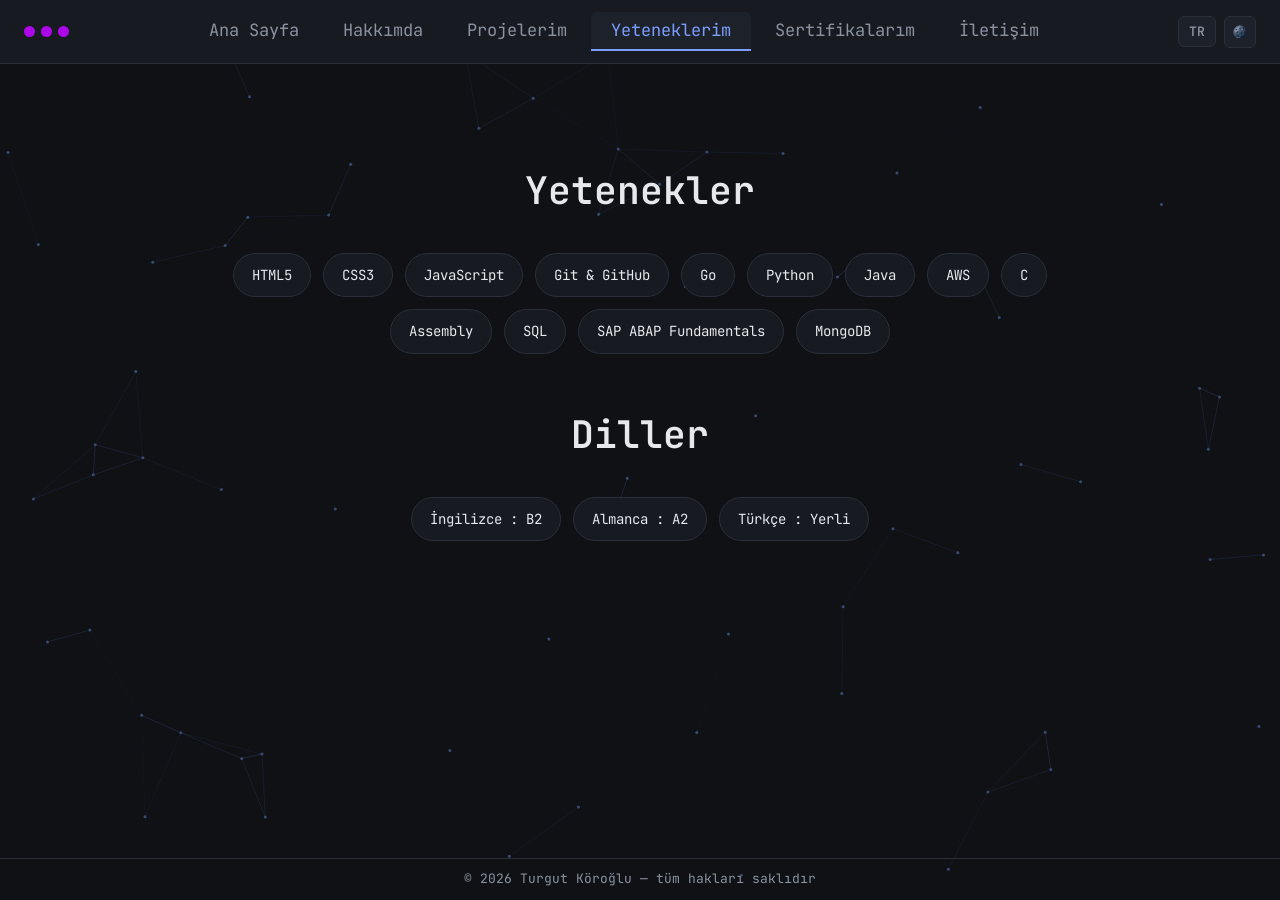
<file: pages/skills.html>
<!DOCTYPE html>
<html lang="tr">
<head>
  <meta charset="UTF-8">
  <meta name="viewport" content="width=device-width, initial-scale=1.0">
  <title data-en="Turgut Köroğlu — Computer Engineer" data-tr="Turgut Köroğlu — Bilgisayar Mühendisi"></title>
  <meta data-tr name="description" content="Turgut Köroğlu'nun kişisel portfolyo sitesi. Kişisel projeleri, yetenekler ve iletişim.">
  <meta data-en name="description" content="Turgut Köroğlu's personal portfolio website. Personal projects, skills, and contact information.">
  <link rel="preconnect" href="https://fonts.googleapis.com">
  <link href="https://fonts.googleapis.com/css2?family=JetBrains+Mono:wght@400;500;600;700&family=Inter:wght@400;500;600;700;800&display=swap" rel="stylesheet">
  <link rel="stylesheet" href="/style.css">
  <link rel="icon" href="/pictures/tk.png" type="image/png">
</head>
<body class="no_scrollbar">
  <canvas id="bgCanvas" aria-hidden="true"></canvas>

  <!-- Üst bar: sekme (tab) görünümlü navigasyon -->
  <header class="tabbar">
    <div class="tabbar__dots">
      <span></span><span></span><span></span>
    </div>
    <nav class="tabnav" aria-label="main navigation">
      <a href="/pages/index.html" class="tab" data-tr="Ana Sayfa" data-en="Home"></a>
      <a href="/pages/about.html" class="tab" data-tr="Hakkımda" data-en="About"></a>
      <a href="/pages/projects.html" class="tab" data-tr="Projelerim" data-en="Projects"></a>
      <a href="/pages/skills.html" class="tab tab--active" data-tr="Yeteneklerim" data-en="Skills"></a>
      <a href="/pages/certificates.html" class="tab" data-tr="Sertifikalarım" data-en="Certificates"></a>
      <a href="/pages/contact.html" class="tab" data-tr="İletişim" data-en="Contact"></a>
    </nav>

    <div class="controls">
      <button id="langToggle" type="button" aria-label="Change Language">EN</button>
      <button id="themeToggle" type="button" aria-label="Change Theme">
        <img src="/pictures/moon.png" class="icon icon--moon" alt="Moon Icon">
        <img src="/pictures/sun.png" class="icon icon--sun" alt="Sun Icon">
      </button>
    </div>

    <button class="menu-toggle" id="menuToggle" aria-label="Menüyü aç/kapat" aria-expanded="false">
      <span></span><span></span><span></span>
    </button>
  </header>

  <main>

    <!-- YETENEKLER -->
    <section id="skills" class="section skills">
      <div class="section__content">
        <h2 class="section__title" data-tr="Yetenekler" data-en="Skills"></h2>
        <div class="skills__list">
          <span class="pill">HTML5</span>
          <span class="pill">CSS3</span>
          <span class="pill">JavaScript</span>
          <span class="pill">Git &amp; GitHub</span>  
          <span class="pill">Go</span>
          <span class="pill">Python</span>
          <span class="pill">Java</span>
          <span class="pill">AWS</span>
          <span class="pill">C</span>
          <span class="pill">Assembly</span>
          <span class="pill">SQL</span>
          <span class="pill">SAP ABAP Fundamentals</span>
          <span class="pill">MongoDB</span>
        </div>

        <h2 class="section__title" id="langs" data-tr="Diller" data-en="Languages"></h2>
        <div class="skills__list">
          <span class="pill" data-tr="İngilizce : B2" data-en="English : B2"></span>
          <span class="pill" data-tr="Almanca : A2" data-en="German : A2"></span>
          <span class="pill" data-tr="Türkçe : Yerli" data-en="Turkish : Native"></span>
        </div>
      </div>
    </section>

  </main>

  <footer class="footer">
    <p>© <span id="year"></span> <span data-tr="Turgut Köroğlu — tüm hakları saklıdır" data-en="Turgut Köroğlu — all rights reserved"></span></p>
  </footer>

  <script src="/script.js"></script>
  <script data-goatcounter="https://rewpto.goatcounter.com/count" async src="//gc.zgo.at/count.js"></script>
</body>
</html>
</file>
<file: style.css>
/* ===========================================================
   TOKENS
   =========================================================== */
:root,
[data-theme="dark"] {
  --bg: #0F1115;
  --surface: #171A21;
  --surface-2: #1D2129;
  --border: #2A2F3A;
  --text: #E6E8EB;
  --btn-text: #070707;
  --text-dim: #8B92A0;
  --accent: #7C9EFF;   /* "keyword" mavi */
  --accent-2: #F2C879; /* "string" amber */
  --accent-3: #7EE0B0; /* "comment/success" yeşil, çok az kullanılır */

  --font-mono: 'JetBrains Mono', monospace;
  --font-sans: 'Inter', sans-serif;

  --max-width: 880px;
  --radius: 10px;
}

[data-theme="light"] {
  --bg: #FAFBFC;
  --surface: #FFFFFF;
  --surface-2: #F1F3F6;
  --border: #5b5b5c;
  --text: #1A1D23;
  --btn-text: #000000;
  --text-dim: #3b3e42;
  --accent: #42a29e;   /* "keyword" mavi — koyulaştırılmış */
  --accent-2: #ff8000; /* "string" amber — koyulaştırılmış */
  --accent-3: #06711a; /* "comment/success" yeşil — koyulaştırılmış */

  --font-mono: 'JetBrains Mono', monospace;
  --font-sans: 'Inter', sans-serif;

  --max-width: 880px;
  --radius: 10px;
}

/* ===========================================================
   RESET
   =========================================================== */
* { box-sizing: border-box; margin: 0; padding: 0; }

html { 
  scroll-behavior: smooth;
}

body {
  background: var(--bg);
  color: var(--text);
  font-family: var(--font-sans);
  line-height: 1.6;
  -webkit-font-smoothing: antialiased;
  min-height: 100vh;        
  display: flex;            
  flex-direction: column;
  /* animation: fadeInPage 0.8s ease-in-out; */
}

.page {
  height: 100vh;
  overflow-y: auto;
  display: flex;
  flex-direction: column;
}

main {
  flex: 1;
  display: flex;
  flex-direction: column;
}

a { color: inherit; text-decoration: none; }
ul { list-style: none; }
img { max-width: 100%; display: block; }

:focus-visible {
  outline: 2px solid var(--accent);
  outline-offset: 3px;
}

/* ===========================================================
   TAB BAR (signature nav — dosya sekmeleri gibi)
   =========================================================== */
.tabbar {
  position: sticky;
  top: 0;
  z-index: 100;
  display: flex;
  align-items: center;
  gap: 20px;
  background: var(--surface);
  border-bottom: 1px solid var(--border);
  padding: 12px 24px;
}

.tabbar__dots {
  display: flex;
  gap: 6px;
  flex-shrink: 0;
}
.tabbar__dots span {
  width: 11px;
  height: 11px;
  border-radius: 50%;
  background: var(--border);
}
.tabbar__dots span:nth-child(1) { background: #ad07e9; }
.tabbar__dots span:nth-child(2) { background: #ad07e9; }
.tabbar__dots span:nth-child(3) { background: #ad07e9; }

.tabnav {
  display: flex;
  gap: 4px;
  overflow-x: auto;
  scrollbar-width: none;
  flex: 1;
  justify-content: center;
}

.tabnav::-webkit-scrollbar { display: none; }

.tab {
  font-family: var(--font-mono);
  font-size: 17px;
  color: var(--text-dim);
  padding: 5px 20px;
  border-radius: 6px 6px 0 0;
  white-space: nowrap;
  border-bottom: 2px solid transparent;
  transition: color 0.15s ease, background 0.15s ease;
}

.tab:hover { color: var(--text); background: var(--surface-2); }

.tab--active, .tab.is-active {
  color: var(--accent);
  border-bottom-color: var(--accent);
  background: var(--surface-2);
}

.menu-toggle {
  display: none;
  flex-direction: column;
  gap: 4px;
  background: none;
  border: none;
  cursor: pointer;
  margin-left: auto;
  padding: 6px;
}
.menu-toggle span {
  width: 22px;
  height: 2px;
  background: var(--text);
}

/* ===========================================================
   LAYOUT / SECTIONS
   =========================================================== */
.section {
  position: relative;
  display: flex;
  border-bottom: 1px solid var(--border);
  padding: 96px 24px;
}

.skills .section__content, .contact .section__content {
  text-align: center;
  justify-content: center;
}

.skills__list, .contact__links {
  justify-content: center;
  justify-items: center;
} 

.gutter {
  display: flex;
  flex-direction: column;
  gap: 1.6em;
  font-family: var(--font-mono);
  font-size: 13px;
  color: #3A4050;
  padding-right: 20px;
  min-width: 32px;
  text-align: right;
  user-select: none;
  flex-shrink: 0;
}

.section__content {
  max-width: var(--max-width);
  margin: 0 auto;
  width: 100%;
}

.section__label {
  font-family: var(--font-mono);
  font-size: 13px;
  color: var(--accent-2);
  margin-bottom: 8px;
}

.section__title {
  font-family: var(--font-mono);
  font-size: clamp(28px, 4vw, 38px);
  font-weight: 600;
  margin-bottom: 32px;
  color: var(--text);
}

/* ===========================================================
   HERO
   =========================================================== */
.hero { 
  min-height: fit-content;
  align-items: center; 
  padding-top: 40px; 
  flex:1;
}

.hero__content {
  display: grid;
  grid-template-columns: 1fr;
  grid-template-areas:
    "eyebrow"
    "name"
    "role"
    "image"
    "pitch"
    "actions";
  gap: 6px;
}

.eyebrow        { grid-area: eyebrow; }
.hero__name     { grid-area: name; }
.hero__role     { grid-area: role; }
.hero__pitch    { grid-area: pitch; }
.hero__actions  { grid-area: actions; }

#image {
  grid-area: image;
  justify-self: right;
  width: 300px;
  height: 400px;
  border-radius: 6px;
  object-fit: cover;
  flex: 1;
  position: absolute;
  right: 200px;
  top: 100px;
}

.eyebrow {
  font-family: var(--font-mono);
  font-size: 14px;
  color: var(--accent-3);
  margin-bottom: 10px;
}

.hero__name {
  font-family: var(--font-mono);
  font-size: clamp(40px, 7vw, 68px);
  font-weight: 700;
  letter-spacing: -0.02em;
  margin-bottom: 10px;
}

.hero__role {
  font-size: clamp(18px, 2.4vw, 24px);
  color: var(--accent);
  font-weight: 600;
  margin-bottom: 24px;
}

.type-cursor::after {
  content: "▍";
  display: inline-block;
  margin-left: 2px;
  color: var(--accent);
  animation: blink 1s step-end infinite;
}
@keyframes blink { 50% { opacity: 0; } }

.hero__pitch {
  max-width: 560px;
  color: var(--text-dim);
  font-size: 16px;
  margin-bottom: 36px;
}

.hero__actions { 
  display: flex; 
  gap: 16px; 
  flex-wrap: wrap; 
  margin-top: 55px; 
}

.btn {
  display: inline-flex;
  align-items: center;
  gap: 8px;
  padding: 12px 22px;
  border-radius: var(--radius);
  font-weight: 600;
  font-size: 14px;
  transition: transform 0.15s ease, background 0.15s ease, border-color 0.15s ease;
  border: 1px solid transparent;
}

.btn:hover { 
  transform: translateY(-2px); 
}

.btn--primary { background: var(--accent); 
  color: #10131A; 
}

.btn--primary:hover { 
  background: #9BB4FF; 
}

.btn--ghost { 
  border-color: var(--border); 
  color: var(--btn-text); 
  background: rgb(255, 255, 255); 
}

.btn--ghost:hover { 
  border-color: var(--accent); 
  color: var(--accent); 
}

/* ===========================================================
   ABOUT
   =========================================================== */
.about__grid {
  display: grid;
  grid-template-columns: 1.4fr 1fr;
  gap: 48px;
}

.about { 
  flex:1;
}

.about__text { 
  color: var(--text-dim); 
  font-size: 16px; 
}

.about__facts {
  display: flex;
  flex-direction: column;
  gap: 14px;
  font-family: var(--font-mono);
  font-size: 14px;
  border-left: 2px solid var(--border);
  padding-left: 20px;
}

.about__facts li span {
  display: block;
  color: var(--accent-2);
  font-size: 12px;
  margin-bottom: 2px;
}

/* ===========================================================
   PROJECTS
   =========================================================== */
.projects__grid {
  display: grid;
  grid-template-columns: repeat(auto-fit, minmax(720px, 1fr));
  gap: 20px;
}

.projects { 
  flex:1;
}

.card {
  background: var(--surface);
  border: 1px solid var(--border);
  border-radius: var(--radius);
  padding: 20px;
  transition: border-color 0.15s ease, transform 0.15s ease;
}
.card:hover { border-color: var(--accent); }

.card__file {
  font-family: var(--font-mono);
  font-size: 12px;
  color: var(--text-dim);
  margin-bottom: 12px;
}

.card__title { font-size: 18px; font-weight: 700; margin-bottom: 8px; }
.card__desc { color: var(--text-dim); font-size: 14px; margin-bottom: 16px; }

.card__tags { display: flex; gap: 8px; flex-wrap: wrap; margin-bottom: 16px; }
.card__tags span {
  font-family: var(--font-mono);
  font-size: 11px;
  background: var(--surface-2);
  border: 1px solid var(--border);
  padding: 3px 8px;
  border-radius: 5px;
  color: var(--accent-3);
}

.card__links { display: flex; gap: 16px; }
.card__links a { font-size: 13px; font-weight: 600; color: var(--accent); }
.card__links a:hover { text-decoration: underline; }

/* ===========================================================
   SKILLS
   =========================================================== */
.skills__list { 
  display: flex; 
  gap: 12px; 
  flex-wrap: wrap; 
}

.skills { 
  flex:1;
}
.pill {
  font-family: var(--font-mono);
  font-size: 14px;
  padding: 10px 18px;
  border-radius: 999px;
  border: 1px solid var(--border);
  background: var(--surface);
  color: var(--text);
}

/* ===========================================================
   CONTACT
   =========================================================== */
.contact__text { 
  color: var(--text-dim); 
  margin-bottom: 28px; 
  max-width: 100%; 
  align-items: center; 
  font-size: 16px;
}

.contact__links { 
  display: flex; 
  gap: 14px; 
  flex-wrap: wrap; 
  margin-top: 40px;
}

.contact { 
  flex:1;
}

.no_scrollbar::-webkit-scrollbar {
  display: none;
}
/* ===========================================================
   FOOTER
   =========================================================== */
.footer {
  padding: 10px 24px;
  text-align: center;
  font-family: var(--font-mono);
  font-size: 13px;
  color: var(--text-dim);
}
.footer .prompt { 
  color: var(--accent-3); 
  margin-right: 8px; 
}

/* ===========================================================
   RESPONSIVE
   =========================================================== */
@media (max-width: 720px) {
  .about__grid { 
    grid-template-columns: 1fr; 
  } 

  .eyebrow { 
    margin-top: -30px; 
  }

  .hero__actions { 
    justify-content: center; 
    margin-top: 20px;
  }

  #image {
    width: 200px;
    height: 250px;
    justify-self: center;
    position: static;
  }

  .tabnav {
    position: absolute;
    top: 100%;
    left: 0;
    right: 0;
    flex-direction: column;
    background: var(--surface);
    border-bottom: 1px solid var(--border);
    display: none;
  }
  .tabnav.is-open { display: flex; }
  .tab { border-radius: 0; 
    padding: 14px 20px; 
    border-bottom: 1px solid var(--border); 
  }
  
  .projects__grid {
  display: grid;
  grid-template-columns: repeat(auto-fit, minmax(240px, 1fr));
  gap: 20px;
  }

  .menu-toggle { display: flex; }

  .gutter { display: none; }
  .section { padding: 64px 20px; }
}
.certificates { 
  flex:1;
}

.cert__grid {
  display: flex;
  flex-wrap: wrap;
  justify-content: center;
  gap: 20px;
}

.cert-card {
  flex: 1 1 280px;
  max-width: 280px;
  display: flex;
  flex-direction: column;
  background: var(--surface);
  border: 1px solid var(--border);
  border-radius: var(--radius);
  padding: 20px;
  transition: border-color 0.15s ease;
}

.cert-card:hover { border-color: var(--accent); }

.cert-card__file {
  font-family: var(--font-mono);
  font-size: 12px;
  color: var(--text-dim);
  margin-bottom: 10px;
}

.cert-card__title {
  font-size: 17px;
  font-weight: 700;
  margin-bottom: 4px;
  height: 46px;
  display: flex;
  align-items: center;
  overflow: hidden;
}

.cert-card__issuer { font-size: 13px; color: var(--text-dim); margin-bottom: 14px; }

.cert-card__preview {
  width: 100%;
  height: 320px;
  border-radius: 6px;
  overflow: hidden;
  border: 1px solid var(--border);
  background: #fff;
  margin-bottom: 14px;
}
.cert-card__preview embed {
  width: 100%;
  height: 100%;
  display: block;
}

.cert-card__link {
  margin-top: auto;
  font-size: 13px;
  font-weight: 600;
  color: var(--accent);
} 
.cert-card__link:hover { text-decoration: underline; }

.btn__icon {
  width: 18px;
  height: 18px;
  flex-shrink: 0;
}


/* Renk değişimi ani olmasın, yumuşak geçsin */
body {
  transition: background 0.2s ease, color 0.2s ease;
}

/* ===========================================================
   DİL / TEMA BUTONLARI (.controls)
   =========================================================== */
.controls {
  display: flex;
  align-items: center;
  gap: 8px;
}

#langToggle {
  font-family: var(--font-mono);
  font-size: 13px;
  font-weight: 600;
  color: var(--text-dim);
  background: var(--surface-2);
  border: 1px solid var(--border);
  border-radius: 6px;
  padding: 6px 10px;
  cursor: pointer;
  transition: color 0.15s ease, border-color 0.15s ease;
}
#langToggle:hover { color: var(--accent); border-color: var(--accent); }

#themeToggle {
  display: flex;
  align-items: center;
  justify-content: center;
  width: 32px;
  height: 32px;
  background: var(--surface-2);
  border: 1px solid var(--border);
  border-radius: 6px;
  cursor: pointer;
  color: var(--text-dim);
  transition: color 0.15s ease, border-color 0.15s ease;
}
#themeToggle:hover { color: var(--accent); border-color: var(--accent); }

.icon { width: 16px; height: 16px; }

/* Varsayılan: koyu temadayken ay ikonu görünsün, güneş gizli kalsın */
.icon--sun { display: none; }
[data-theme="light"] .icon--moon { display: none; }
[data-theme="light"] .icon--sun { display: block; }


/* @keyframes fadeInPage {
  from {
    opacity: 0;
    transform: translateY(10px);
  }
  to {
    opacity: 1;
    transform: translateY(0);
  }
} */

#langs {
  margin-top: 50px;
}

#bgCanvas {
  position: fixed;
  inset: 0;
  z-index: -1;
  pointer-events: none;
  opacity: 0.4;
}

.card__meta {
  font-family: var(--font-mono);
  font-size: 12px;
  color: rgb(72, 127, 221);
  margin-bottom: 12px;
  padding-bottom: 12px;
  border-bottom: 1px dashed var(--border);
}
.card__meta a {
  color: var(--accent);
  font-weight: 600;
}
.card__meta a:hover { text-decoration: underline; }
</file>
